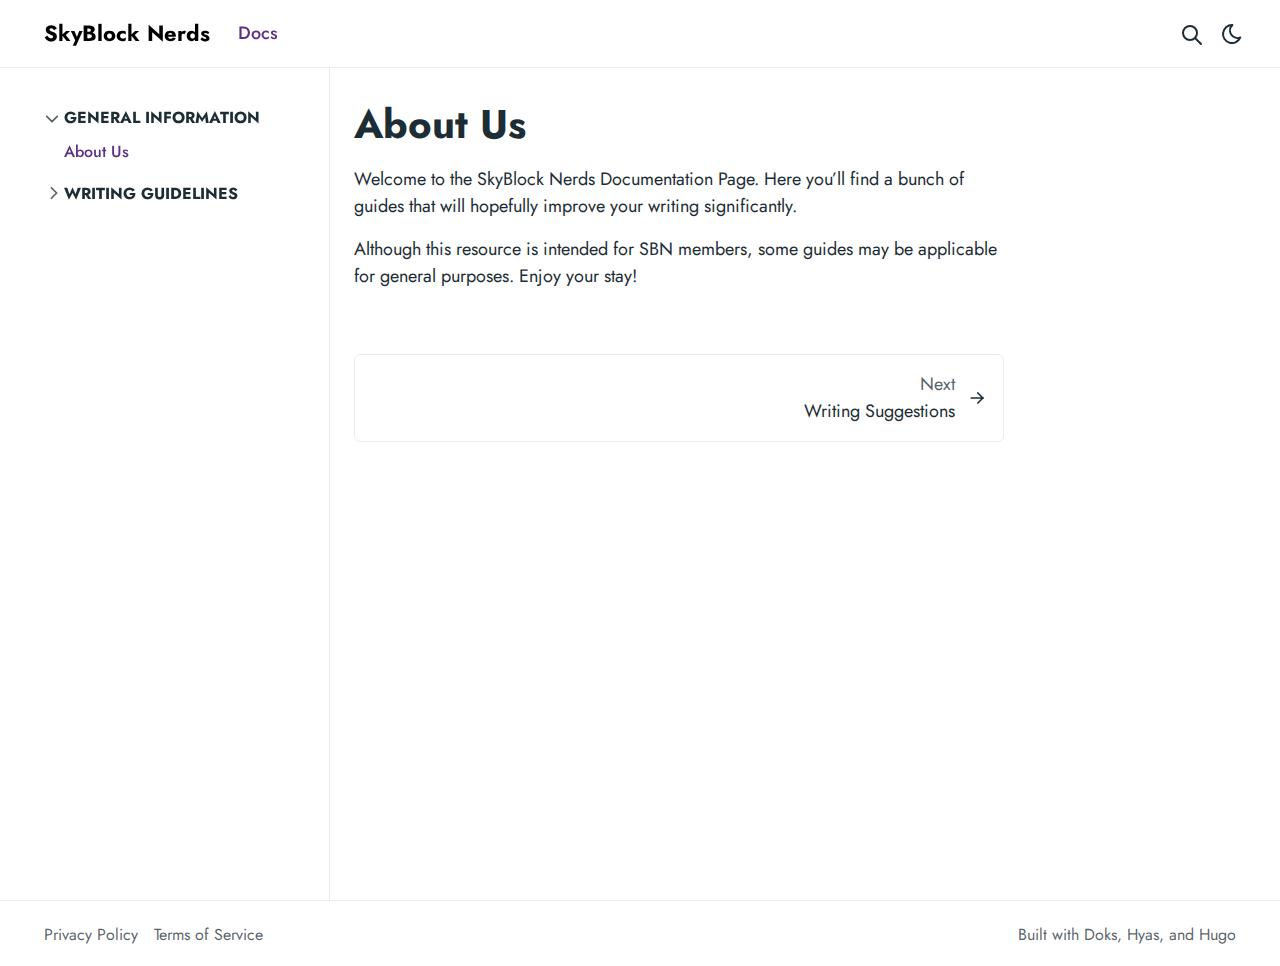
<file: docs/guides/about-us/index.html>
<!doctype html>
<html lang="en" data-bs-theme="auto">
  <head>
  <meta charset="utf-8">
  <meta http-equiv="x-ua-compatible" content="ie=edge">
  <meta name="viewport" content="width=device-width, initial-scale=1"><link rel="preload" href="/fonts/vendor/jost/jost-v4-latin-regular.woff2" as="font" type="font/woff2" crossorigin>
<link rel="preload" href="/fonts/vendor/jost/jost-v4-latin-500.woff2" as="font" type="font/woff2" crossorigin>
<link rel="preload" href="/fonts/vendor/jost/jost-v4-latin-700.woff2" as="font" type="font/woff2" crossorigin>
<script 
  src="/js/color-mode.86a91f050a481d0a3f0c72ac26543cb6228c770875981c58dcbc008fd3f875c8.js"
  integrity="sha256-hqkfBQpIHQo/DHKsJlQ8tiKMdwh1mBxY3LwAj9P4dcg=">
</script>


<link rel="stylesheet" href="/main.21afc0f57bb81de6ad3a9d19d7f33d7f931cfa65c47c5227311e53c64345128e20926332b85942f46cf68ae2f7175850e6f2786148afbc889de566d57852f7f8.css" integrity="sha512-Ia/A9Xu4HeatOp0Z1/M9f5Mc&#43;mXEfFInMR5TxkNFEo4gkmMyuFlC9Gz2iuL3F1hQ5vJ4YUivvIid5WbVeFL3&#43;A==" crossorigin="anonymous">
<noscript><style>img.lazyload { display: none; }</style></noscript>
  <link rel="canonical" href="/docs/guides/about-us/">

<title>About Us | SkyBlock Nerds</title>
	
<meta name="description" content="Guides lead a user through a specific task they want to accomplish, often with a sequence of steps.">


        <link
            rel="icon"
            href="/favicon-16x16.png"
            sizes="16x16"
            type="image/png"
        >
        <link
            rel="icon"
            href="/favicon-32x32.png"
            sizes="32x32"
            type="image/png"
        >
        <link
            rel="icon"
            href="/favicon-150x150.png"
            sizes="150x150"
            type="image/png"
        >
        <link
            rel="apple-touch-icon"
            href="/apple-touch-icon.png"
            sizes="180x180"
            type="image/png"
        >
        <link
            rel="icon"
            href="/favicon-192x192.png"
            sizes="192x192"
            type="image/png"
        >
        <link
            rel="icon"
            href="/favicon-512x512.png"
            sizes="512x512"
            type="image/png"
        >


<link rel="icon" href="/favicon.svg">



<link
    rel="mask-icon"
    href="/mask-icon.svg"
    color="black"
>



<meta property="og:url" content="/docs/guides/about-us/">
  <meta property="og:site_name" content="SkyBlock Nerds">
  <meta property="og:title" content="About Us">
  <meta property="og:description" content="Guides lead a user through a specific task they want to accomplish, often with a sequence of steps.">
  <meta property="og:locale" content="en">
  <meta property="og:type" content="article">
    <meta property="article:section" content="docs">
    <meta property="article:published_time" content="2023-09-07T16:04:48+02:00">
    <meta property="article:modified_time" content="2023-09-07T16:04:48+02:00">
    <meta property="og:image" content="/sbnlogo.gif">

  <meta name="twitter:card" content="summary_large_image">
  <meta name="twitter:image" content="/sbnlogo.gif">
  <meta name="twitter:title" content="About Us">
  <meta name="twitter:description" content="Guides lead a user through a specific task they want to accomplish, often with a sequence of steps.">

    
    
    <script type="application/ld+json">{
   "@context": "https://schema.org",
   "@type": "BreadcrumbList",
   "itemListElement": [
     {
       "@type": "ListItem",
       "item": "/",
       "name": "Sky Block Nerds Documentation",
       "position": 1
     },
     {
       "@type": "ListItem",
       "item": "/docs/",
       "name": "Docs",
       "position": 2
     },
     {
       "@type": "ListItem",
       "item": "/docs/guides/",
       "name": "General Information",
       "position": 3
     },
     {
       "@type": "ListItem",
       "name": "About Us",
       "position": 4
     }
   ]
 }</script>










</head>

  
  <body class="single section docs" data-bs-spy="scroll" data-bs-target="#toc" data-bs-root-margin="0px 0px -60%" data-bs-smooth-scroll="true" tabindex="0">
    <div class="sticky-top">
<header class="navbar navbar-expand-lg">
  <div class="container-lg">
  
    <a class="navbar-brand me-auto me-lg-3" href="/">SkyBlock Nerds</a>

    
    
    <button type="button" id="searchToggleMobile" class="btn btn-link nav-link mx-2 d-lg-none" aria-label="Search website">
      <svg xmlns="http://www.w3.org/2000/svg" class="icon icon-tabler icon-tabler-search" width="24" height="24" viewBox="0 0 24 24" stroke-width="2" stroke="currentColor" fill="none" stroke-linecap="round" stroke-linejoin="round">
        <path stroke="none" d="M0 0h24v24H0z" fill="none"></path>
        <circle cx="10" cy="10" r="7"></circle>
        <line x1="21" y1="21" x2="15" y2="15"></line>
      </svg>
    </button>
    
    <button class="btn btn-link d-lg-none" type="button" data-bs-toggle="offcanvas" data-bs-target="#offcanvasNavSection" aria-controls="offcanvasNavSection" aria-label="Open section navigation menu">
      <svg xmlns="http://www.w3.org/2000/svg" class="icon icon-tabler icon-tabler-dots-vertical" width="24" height="24" viewBox="0 0 24 24" stroke-width="2" stroke="currentColor" fill="none" stroke-linecap="round" stroke-linejoin="round">
        <path stroke="none" d="M0 0h24v24H0z" fill="none"></path>
        <path d="M12 12m-1 0a1 1 0 1 0 2 0a1 1 0 1 0 -2 0"></path>
        <path d="M12 19m-1 0a1 1 0 1 0 2 0a1 1 0 1 0 -2 0"></path>
        <path d="M12 5m-1 0a1 1 0 1 0 2 0a1 1 0 1 0 -2 0"></path>
      </svg>
    </button>
    <div class="offcanvas offcanvas-start d-lg-none" tabindex="-1" id="offcanvasNavSection" aria-labelledby="offcanvasNavSectionLabel">
      <div class="offcanvas-header">
        <h5 class="offcanvas-title" id="offcanvasNavSectionLabel">Docs</h5>
        <button type="button" class="btn btn-link nav-link p-0" data-bs-dismiss="offcanvas" aria-label="Close">
          <svg xmlns="http://www.w3.org/2000/svg" class="icon icon-tabler icon-tabler-x" width="24" height="24" viewBox="0 0 24 24" stroke-width="2" stroke="currentColor" fill="none" stroke-linecap="round" stroke-linejoin="round">
            <path stroke="none" d="M0 0h24v24H0z" fill="none"></path>
            <path d="M18 6l-12 12"></path>
            <path d="M6 6l12 12"></path>
          </svg>
        </button>
      </div>
      <div class="offcanvas-body">
        <aside class="doks-sidebar mt-n3">
          <nav id="doks-docs-nav" aria-label="Tertiary navigation">
            
<ul class="list-unstyled collapsible-sidebar">
  
    
      
      <li class="mb-1">
        <button class="btn btn-toggle align-items-center rounded collapsed" data-bs-toggle="collapse" data-bs-target="#section-bf1c03ecd0d85d824c36b782ed8d19d8" aria-expanded="true">
          General Information
        </button>
        <div class="collapse show" id="section-bf1c03ecd0d85d824c36b782ed8d19d8">
          <ul class="btn-toggle-nav list-unstyled fw-normal pb-1 small">
            
              
                
                <li><a class="docs-link rounded active" href="/docs/guides/about-us/">About Us</a></li>
              
            
          </ul>
        </div>
      </li>
    
      
      <li class="mb-1">
        <button class="btn btn-toggle align-items-center rounded collapsed" data-bs-toggle="collapse" data-bs-target="#section-f023d4f94a77619aa224492200119e85" aria-expanded="false">
          Writing Guidelines
        </button>
        <div class="collapse" id="section-f023d4f94a77619aa224492200119e85">
          <ul class="btn-toggle-nav list-unstyled fw-normal pb-1 small">
            
              
                
                <li><a class="docs-link rounded" href="/docs/writing/writing-suggestions/">Writing Suggestions</a></li>
              
            
              
                
                <li><a class="docs-link rounded" href="/docs/writing/writing-documents/">Writing Documents</a></li>
              
            
              
                
                <li><a class="docs-link rounded" href="/docs/writing/reporting-and-fixing-typos/">Reporting and Fixing Typos</a></li>
              
            
          </ul>
        </div>
      </li>
    
    
  
</ul>

          </nav>
        </aside>
      </div>
    </div>
    
    <button class="btn btn-link nav-link mx-2 order-3 d-lg-none" type="button" data-bs-toggle="offcanvas" data-bs-target="#offcanvasNavMain" aria-controls="offcanvasNavMain" aria-label="Open main navigation menu">
      <svg xmlns="http://www.w3.org/2000/svg" class="icon icon-tabler icon-tabler-menu" width="24" height="24" viewBox="0 0 24 24" stroke-width="2" stroke="currentColor" fill="none" stroke-linecap="round" stroke-linejoin="round">
        <path stroke="none" d="M0 0h24v24H0z" fill="none"></path>
        <line x1="4" y1="8" x2="20" y2="8"></line>
        <line x1="4" y1="16" x2="20" y2="16"></line>
      </svg>
    </button>

    
    <div class="offcanvas offcanvas-end h-auto" tabindex="-1" id="offcanvasNavMain" aria-labelledby="offcanvasNavMainLabel">
      <div class="offcanvas-header">
        <h5 class="offcanvas-title" id="offcanvasNavMainLabel">SkyBlock Nerds</h5>
        <button type="button" class="btn btn-link nav-link p-0" data-bs-dismiss="offcanvas" aria-label="Close">
          <svg xmlns="http://www.w3.org/2000/svg" class="icon icon-tabler icon-tabler-x" width="24" height="24" viewBox="0 0 24 24" stroke-width="2" stroke="currentColor" fill="none" stroke-linecap="round" stroke-linejoin="round">
            <path stroke="none" d="M0 0h24v24H0z" fill="none"></path>
            <path d="M18 6l-12 12"></path>
            <path d="M6 6l12 12"></path>
         </svg>
        </button>
      </div>
      
      <div class="offcanvas-body d-flex flex-column flex-lg-row justify-content-between">
        <ul class="navbar-nav flex-grow-1"><li class="nav-item">
                <a class="nav-link active" href="/docs/guides/about-us/" aria-current="true">Docs</a>
              </li>
            </ul>

        
        
        <button type="button" id="searchToggleDesktop" class="btn btn-link nav-link p-2 d-none d-lg-block" aria-label="Search website">
          <svg xmlns="http://www.w3.org/2000/svg" class="icon icon-tabler icon-tabler-search" width="24" height="24" viewBox="0 0 24 24" stroke-width="2" stroke="currentColor" fill="none" stroke-linecap="round" stroke-linejoin="round">
            <path stroke="none" d="M0 0h24v24H0z" fill="none"></path>
            <circle cx="10" cy="10" r="7"></circle>
            <line x1="21" y1="21" x2="15" y2="15"></line>
          </svg>
        </button>
        
        
        
        <button id="buttonColorMode" class="btn btn-link mx-auto nav-link p-0 ms-lg-2 me-lg-1" type="button" aria-label="Toggle theme">
          <svg data-bs-theme-value="dark" xmlns="http://www.w3.org/2000/svg" class="icon icon-tabler icon-tabler-moon" width="24" height="24" viewBox="0 0 24 24" stroke-width="2" stroke="currentColor" fill="none" stroke-linecap="round" stroke-linejoin="round">
            <path stroke="none" d="M0 0h24v24H0z" fill="none"></path>
            <path d="M12 3c.132 0 .263 0 .393 0a7.5 7.5 0 0 0 7.92 12.446a9 9 0 1 1 -8.313 -12.454z"></path>
          </svg>
          <svg data-bs-theme-value="light" xmlns="http://www.w3.org/2000/svg" class="icon icon-tabler icon-tabler-sun" width="24" height="24" viewBox="0 0 24 24" stroke-width="2" stroke="currentColor" fill="none" stroke-linecap="round" stroke-linejoin="round">
            <path stroke="none" d="M0 0h24v24H0z" fill="none"></path>
            <path d="M12 12m-4 0a4 4 0 1 0 8 0a4 4 0 1 0 -8 0m-5 0h1m8 -9v1m8 8h1m-9 8v1m-6.4 -15.4l.7 .7m12.1 -.7l-.7 .7m0 11.4l.7 .7m-12.1 -.7l-.7 .7"></path>
          </svg>
        </button>
        
        
        </div>
    </div>

    
    </div>
</header>
</div>

<div class="modal" id="searchModal" tabindex="-1" aria-labelledby="searchModalLabel" aria-hidden="true">
  <div class="modal-dialog modal-dialog-scrollable modal-fullscreen-md-down">
    <div class="modal-content">
      <div class="modal-header">
        <h1 class="modal-title fs-5 visually-hidden" id="searchModalLabel">Search</h1>
        <button type="button" class="btn-close visually-hidden" data-bs-dismiss="modal" aria-label="Close"></button>
        <div class="search-input flex-grow-1 d-none">
          <form id="search-form" class="search-form" action="#" method="post" accept-charset="UTF-8" role="search">
            <label for="query" class="visually-hidden">Search</label>
            <div class="d-flex">
              <input type="search" id="query" name="query" class="search-text form-control form-control-lg" placeholder="Search" aria-label="Search" maxlength="128" autocomplete="off">
              <button type="button" class="btn btn-link text-decoration-none px-0 ms-3 d-md-none" data-bs-dismiss="modal" aria-label="Close">Cancel</button>
            </div>
          </form>
        </div>
      </div>
      <div class="modal-body">
        <p class="search-loading status message d-none mt-3 text-center">Loading search index…</p>
        <p class="search-no-recent message d-none mt-3 text-center">No recent searches</p>
        <p class="search-no-results message d-none mt-3 text-center">No results for "<strong><span class="query-no-results">Query here</span></strong>"</p>
        <div id="searchResults" class="search-results"></div>
        <template>
          <article class="search-result list-view">
            <div class="card my-3">
              <div class="card-body">
                <header>
                  <h2 class="h5 title title-submitted mb-0"><a class="stretched-link text-decoration-none text-reset" href="#">Title here</a></h2>
                  <div class="submitted d-none"><time class="created-date">Date here</time></div>
                </header>
                <div class="content">Summary here</div>
              </div>
            </div>
          </article>
        </template>
      </div>
      <div class="modal-footer">
        <ul class="list-inline me-auto d-none d-md-block">
          <li class="list-inline-item"><kbd class="me-2"><svg width="15" height="15" aria-label="Enter key" role="img"><g fill="none" stroke="currentColor" stroke-linecap="round" stroke-linejoin="round" stroke-width="1.2"><path d="M12 3.53088v3c0 1-1 2-2 2H4M7 11.53088l-3-3 3-3"></path></g></svg></kbd><span class="DocSearch-Label">to select</span></li>
          <li class="list-inline-item"><kbd class="me-2"><svg width="15" height="15" aria-label="Arrow down" role="img"><g fill="none" stroke="currentColor" stroke-linecap="round" stroke-linejoin="round" stroke-width="1.2"><path d="M7.5 3.5v8M10.5 8.5l-3 3-3-3"></path></g></svg></kbd><kbd class="me-2"><svg width="15" height="15" aria-label="Arrow up" role="img"><g fill="none" stroke="currentColor" stroke-linecap="round" stroke-linejoin="round" stroke-width="1.2"><path d="M7.5 11.5v-8M10.5 6.5l-3-3-3 3"></path></g></svg></kbd><span class="DocSearch-Label">to navigate</span></li>
          <li class="list-inline-item"><kbd class="me-2"><svg width="15" height="15" aria-label="Escape key" role="img"><g fill="none" stroke="currentColor" stroke-linecap="round" stroke-linejoin="round" stroke-width="1.2"><path d="M13.6167 8.936c-.1065.3583-.6883.962-1.4875.962-.7993 0-1.653-.9165-1.653-2.1258v-.5678c0-1.2548.7896-2.1016 1.653-2.1016.8634 0 1.3601.4778 1.4875 1.0724M9 6c-.1352-.4735-.7506-.9219-1.46-.8972-.7092.0246-1.344.57-1.344 1.2166s.4198.8812 1.3445.9805C8.465 7.3992 8.968 7.9337 9 8.5c.032.5663-.454 1.398-1.4595 1.398C6.6593 9.898 6 9 5.963 8.4851m-1.4748.5368c-.2635.5941-.8099.876-1.5443.876s-1.7073-.6248-1.7073-2.204v-.4603c0-1.0416.721-2.131 1.7073-2.131.9864 0 1.6425 1.031 1.5443 2.2492h-2.956"></path></g></svg></kbd><span class="DocSearch-Label">to close</span></li>
        </ul>
        <p class="d-md-none">Search by <a class="text-decoration-none" href="https://github.com/nextapps-de/flexsearch">FlexSearch</a></p>
      </div>
    </div>
  </div>
</div>


    <div class="wrap container-lg" role="document">
      <div class="content">
      
        
	<div class="row flex-xl-nowrap">
		<div class="col-lg-5 col-xl-4 docs-sidebar d-none d-lg-block">
			<nav class="docs-links" aria-label="Main navigation">
				
<ul class="list-unstyled collapsible-sidebar">
  
    
      
      <li class="mb-1">
        <button class="btn btn-toggle align-items-center rounded collapsed" data-bs-toggle="collapse" data-bs-target="#section-bf1c03ecd0d85d824c36b782ed8d19d8" aria-expanded="true">
          General Information
        </button>
        <div class="collapse show" id="section-bf1c03ecd0d85d824c36b782ed8d19d8">
          <ul class="btn-toggle-nav list-unstyled fw-normal pb-1 small">
            
              
                
                <li><a class="docs-link rounded active" href="/docs/guides/about-us/">About Us</a></li>
              
            
          </ul>
        </div>
      </li>
    
      
      <li class="mb-1">
        <button class="btn btn-toggle align-items-center rounded collapsed" data-bs-toggle="collapse" data-bs-target="#section-f023d4f94a77619aa224492200119e85" aria-expanded="false">
          Writing Guidelines
        </button>
        <div class="collapse" id="section-f023d4f94a77619aa224492200119e85">
          <ul class="btn-toggle-nav list-unstyled fw-normal pb-1 small">
            
              
                
                <li><a class="docs-link rounded" href="/docs/writing/writing-suggestions/">Writing Suggestions</a></li>
              
            
              
                
                <li><a class="docs-link rounded" href="/docs/writing/writing-documents/">Writing Documents</a></li>
              
            
              
                
                <li><a class="docs-link rounded" href="/docs/writing/reporting-and-fixing-typos/">Reporting and Fixing Typos</a></li>
              
            
          </ul>
        </div>
      </li>
    
    
  
</ul>

			</nav>
		</div>
		
		<nav class="docs-toc d-none d-xl-block col-xl-3" aria-label="Secondary navigation">
			<div class="page-links">
  
</div>

		</nav>
		<main class="docs-content col-lg-11 col-xl-9">
		
			<h1>About Us</h1>
			
			<nav class="toc-mobile d-xl-none" aria-label="Quaternary navigation">
				
			</nav>
			<p>Welcome to the SkyBlock Nerds Documentation Page. Here you&rsquo;ll find a bunch of guides that will hopefully improve your writing significantly.</p>
<p>Although this resource is intended for SBN members, some guides may be applicable for general purposes. Enjoy your stay!</p>

			<div class="page-footer-meta d-flex flex-column flex-md-row justify-content-between">
				</div>
			<div class="page-nav d-flex flex-column flex-sm-row">
	
	<div class="card text-end w-100">
			<div class="card-body d-flex justify-content-end">
				<div class="d-flex flex-column">
					<div class="text-body-secondary">Next</div>
					<a href="/docs/writing/writing-suggestions/" class="stretched-link text-reset text-decoration-none">Writing Suggestions</a>
				</div>
				<div class="d-flex flex-column justify-content-center">
					<svg xmlns="http://www.w3.org/2000/svg" class="icon icon-tabler icon-tabler-arrow-right" width="20" height="20" viewBox="0 0 24 24" stroke-width="2" stroke="currentColor" fill="none" stroke-linecap="round" stroke-linejoin="round">
						<path stroke="none" d="M0 0h24v24H0z" fill="none"></path>
						<path d="M5 12l14 0"></path>
						<path d="M13 18l6 -6"></path>
						<path d="M13 6l6 6"></path>
					</svg>
				</div>
			</div>
		</div>
	</div>

			
		</main>
		
	</div>

      
      </div>
    </div>
    
    
    <footer class="footer text-muted">
  <div class="container-lg">
    <div class="row">
      <div class="col-lg-8 text-center text-lg-start">
        <ul class="list-inline">
          <li class="list-inline-item"><a class="text-muted" href="/privacy/">Privacy Policy</a></li><li class="list-inline-item"><a class="text-muted" href="/terms/">Terms of Service</a></li>
        </ul>
      </div>
      <div class="col-lg-8 text-center text-lg-end">
        <ul class="list-inline">
          <li class="list-inline-item">Built with <a class="text-muted" href="https://getdoks.org/">Doks</a>, <a class="text-muted" href="https://gethyas.com/">Hyas</a>, and <a class="text-muted" href="https://gohugo.io/">Hugo</a></li>
        </ul>
      </div>
    </div>
  </div>
</footer>

    

<script async
  src="/js/app.47b84f3b640408af6efe7bf4add1a36f5b9c6227fbae7b8bcdf0c9ce42fefc54.js"
  integrity="sha256-R7hPO2QECK9u/nv0rdGjb1ucYif7rnuLzfDJzkL&#43;/FQ=">
</script>





<script async
  src="/js/flexsearch.a5cbebb286c8e3ad83a5f868a28956b48935760d41fd2eb909811a4304ef623f.js"
  integrity="sha256-pcvrsobI462DpfhooolWtIk1dg1B/S65CYEaQwTvYj8=">
</script>
<script async
  src="/js/search-modal.9fa0dce86eb932cdef0d4996527949c9832080f5b651b23e00da2b2ea1d8a5c7.js"
  integrity="sha256-n6Dc6G65Ms3vDUmWUnlJyYMggPW2UbI&#43;ANorLqHYpcc=">
</script>

    
  </body>
</html>
</file>
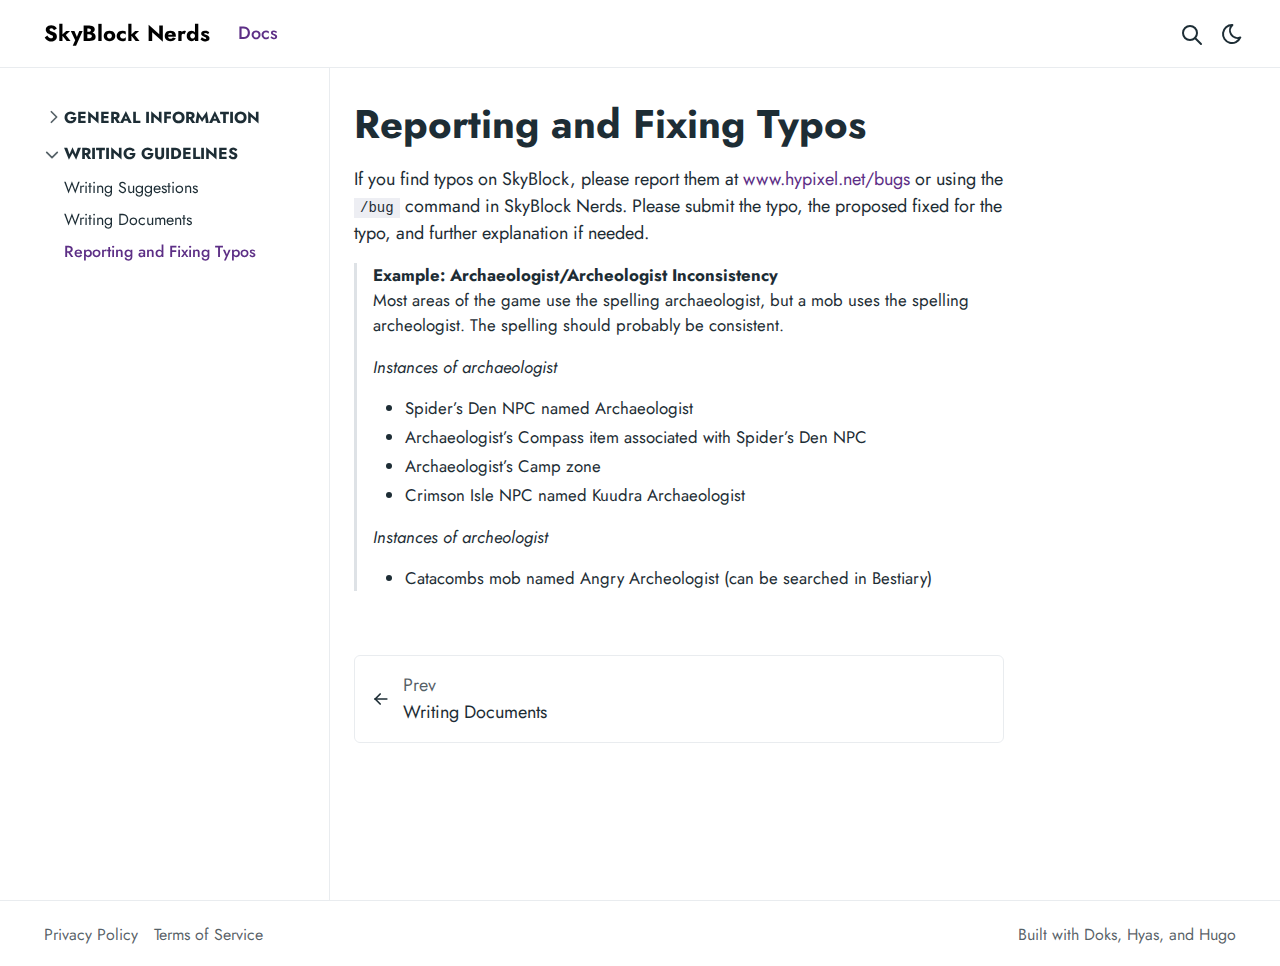
<file: docs/writing/reporting-and-fixing-typos/index.html>
<!doctype html>
<html lang="en" data-bs-theme="auto">
  <head>
  <meta charset="utf-8">
  <meta http-equiv="x-ua-compatible" content="ie=edge">
  <meta name="viewport" content="width=device-width, initial-scale=1"><link rel="preload" href="/fonts/vendor/jost/jost-v4-latin-regular.woff2" as="font" type="font/woff2" crossorigin>
<link rel="preload" href="/fonts/vendor/jost/jost-v4-latin-500.woff2" as="font" type="font/woff2" crossorigin>
<link rel="preload" href="/fonts/vendor/jost/jost-v4-latin-700.woff2" as="font" type="font/woff2" crossorigin>
<script 
  src="/js/color-mode.86a91f050a481d0a3f0c72ac26543cb6228c770875981c58dcbc008fd3f875c8.js"
  integrity="sha256-hqkfBQpIHQo/DHKsJlQ8tiKMdwh1mBxY3LwAj9P4dcg=">
</script>


<link rel="stylesheet" href="/main.21afc0f57bb81de6ad3a9d19d7f33d7f931cfa65c47c5227311e53c64345128e20926332b85942f46cf68ae2f7175850e6f2786148afbc889de566d57852f7f8.css" integrity="sha512-Ia/A9Xu4HeatOp0Z1/M9f5Mc&#43;mXEfFInMR5TxkNFEo4gkmMyuFlC9Gz2iuL3F1hQ5vJ4YUivvIid5WbVeFL3&#43;A==" crossorigin="anonymous">
<noscript><style>img.lazyload { display: none; }</style></noscript>
  <link rel="canonical" href="/docs/writing/reporting-and-fixing-typos/">

<title>Reporting and Fixing Typos | SkyBlock Nerds</title>
	
<meta name="description" content="Guide on reporting typos for Hypixel SkyBlock">


        <link
            rel="icon"
            href="/favicon-16x16.png"
            sizes="16x16"
            type="image/png"
        >
        <link
            rel="icon"
            href="/favicon-32x32.png"
            sizes="32x32"
            type="image/png"
        >
        <link
            rel="icon"
            href="/favicon-150x150.png"
            sizes="150x150"
            type="image/png"
        >
        <link
            rel="apple-touch-icon"
            href="/apple-touch-icon.png"
            sizes="180x180"
            type="image/png"
        >
        <link
            rel="icon"
            href="/favicon-192x192.png"
            sizes="192x192"
            type="image/png"
        >
        <link
            rel="icon"
            href="/favicon-512x512.png"
            sizes="512x512"
            type="image/png"
        >


<link rel="icon" href="/favicon.svg">



<link
    rel="mask-icon"
    href="/mask-icon.svg"
    color="black"
>



<meta property="og:url" content="/docs/writing/reporting-and-fixing-typos/">
  <meta property="og:site_name" content="SkyBlock Nerds">
  <meta property="og:title" content="Reporting and Fixing Typos">
  <meta property="og:description" content="Guide on reporting typos for Hypixel SkyBlock">
  <meta property="og:locale" content="en">
  <meta property="og:type" content="article">
    <meta property="article:section" content="docs">
    <meta property="article:published_time" content="2023-12-25T16:13:18+02:00">
    <meta property="article:modified_time" content="2023-12-25T16:13:18+02:00">
    <meta property="og:image" content="/sbnlogo.gif">

  <meta name="twitter:card" content="summary_large_image">
  <meta name="twitter:image" content="/sbnlogo.gif">
  <meta name="twitter:title" content="Reporting and Fixing Typos">
  <meta name="twitter:description" content="Guide on reporting typos for Hypixel SkyBlock">

    
    
    <script type="application/ld+json">{
   "@context": "https://schema.org",
   "@type": "BreadcrumbList",
   "itemListElement": [
     {
       "@type": "ListItem",
       "item": "/",
       "name": "Sky Block Nerds Documentation",
       "position": 1
     },
     {
       "@type": "ListItem",
       "item": "/docs/",
       "name": "Docs",
       "position": 2
     },
     {
       "@type": "ListItem",
       "item": "/docs/writing/",
       "name": "Writing Guidelines",
       "position": 3
     },
     {
       "@type": "ListItem",
       "name": "Reporting and Fixing Typos",
       "position": 4
     }
   ]
 }</script>










</head>

  
  <body class="single section docs" data-bs-spy="scroll" data-bs-target="#toc" data-bs-root-margin="0px 0px -60%" data-bs-smooth-scroll="true" tabindex="0">
    <div class="sticky-top">
<header class="navbar navbar-expand-lg">
  <div class="container-lg">
  
    <a class="navbar-brand me-auto me-lg-3" href="/">SkyBlock Nerds</a>

    
    
    <button type="button" id="searchToggleMobile" class="btn btn-link nav-link mx-2 d-lg-none" aria-label="Search website">
      <svg xmlns="http://www.w3.org/2000/svg" class="icon icon-tabler icon-tabler-search" width="24" height="24" viewBox="0 0 24 24" stroke-width="2" stroke="currentColor" fill="none" stroke-linecap="round" stroke-linejoin="round">
        <path stroke="none" d="M0 0h24v24H0z" fill="none"></path>
        <circle cx="10" cy="10" r="7"></circle>
        <line x1="21" y1="21" x2="15" y2="15"></line>
      </svg>
    </button>
    
    <button class="btn btn-link d-lg-none" type="button" data-bs-toggle="offcanvas" data-bs-target="#offcanvasNavSection" aria-controls="offcanvasNavSection" aria-label="Open section navigation menu">
      <svg xmlns="http://www.w3.org/2000/svg" class="icon icon-tabler icon-tabler-dots-vertical" width="24" height="24" viewBox="0 0 24 24" stroke-width="2" stroke="currentColor" fill="none" stroke-linecap="round" stroke-linejoin="round">
        <path stroke="none" d="M0 0h24v24H0z" fill="none"></path>
        <path d="M12 12m-1 0a1 1 0 1 0 2 0a1 1 0 1 0 -2 0"></path>
        <path d="M12 19m-1 0a1 1 0 1 0 2 0a1 1 0 1 0 -2 0"></path>
        <path d="M12 5m-1 0a1 1 0 1 0 2 0a1 1 0 1 0 -2 0"></path>
      </svg>
    </button>
    <div class="offcanvas offcanvas-start d-lg-none" tabindex="-1" id="offcanvasNavSection" aria-labelledby="offcanvasNavSectionLabel">
      <div class="offcanvas-header">
        <h5 class="offcanvas-title" id="offcanvasNavSectionLabel">Docs</h5>
        <button type="button" class="btn btn-link nav-link p-0" data-bs-dismiss="offcanvas" aria-label="Close">
          <svg xmlns="http://www.w3.org/2000/svg" class="icon icon-tabler icon-tabler-x" width="24" height="24" viewBox="0 0 24 24" stroke-width="2" stroke="currentColor" fill="none" stroke-linecap="round" stroke-linejoin="round">
            <path stroke="none" d="M0 0h24v24H0z" fill="none"></path>
            <path d="M18 6l-12 12"></path>
            <path d="M6 6l12 12"></path>
          </svg>
        </button>
      </div>
      <div class="offcanvas-body">
        <aside class="doks-sidebar mt-n3">
          <nav id="doks-docs-nav" aria-label="Tertiary navigation">
            
<ul class="list-unstyled collapsible-sidebar">
  
    
      
      <li class="mb-1">
        <button class="btn btn-toggle align-items-center rounded collapsed" data-bs-toggle="collapse" data-bs-target="#section-bf1c03ecd0d85d824c36b782ed8d19d8" aria-expanded="false">
          General Information
        </button>
        <div class="collapse" id="section-bf1c03ecd0d85d824c36b782ed8d19d8">
          <ul class="btn-toggle-nav list-unstyled fw-normal pb-1 small">
            
              
                
                <li><a class="docs-link rounded" href="/docs/guides/about-us/">About Us</a></li>
              
            
          </ul>
        </div>
      </li>
    
      
      <li class="mb-1">
        <button class="btn btn-toggle align-items-center rounded collapsed" data-bs-toggle="collapse" data-bs-target="#section-f023d4f94a77619aa224492200119e85" aria-expanded="true">
          Writing Guidelines
        </button>
        <div class="collapse show" id="section-f023d4f94a77619aa224492200119e85">
          <ul class="btn-toggle-nav list-unstyled fw-normal pb-1 small">
            
              
                
                <li><a class="docs-link rounded" href="/docs/writing/writing-suggestions/">Writing Suggestions</a></li>
              
            
              
                
                <li><a class="docs-link rounded" href="/docs/writing/writing-documents/">Writing Documents</a></li>
              
            
              
                
                <li><a class="docs-link rounded active" href="/docs/writing/reporting-and-fixing-typos/">Reporting and Fixing Typos</a></li>
              
            
          </ul>
        </div>
      </li>
    
    
  
</ul>

          </nav>
        </aside>
      </div>
    </div>
    
    <button class="btn btn-link nav-link mx-2 order-3 d-lg-none" type="button" data-bs-toggle="offcanvas" data-bs-target="#offcanvasNavMain" aria-controls="offcanvasNavMain" aria-label="Open main navigation menu">
      <svg xmlns="http://www.w3.org/2000/svg" class="icon icon-tabler icon-tabler-menu" width="24" height="24" viewBox="0 0 24 24" stroke-width="2" stroke="currentColor" fill="none" stroke-linecap="round" stroke-linejoin="round">
        <path stroke="none" d="M0 0h24v24H0z" fill="none"></path>
        <line x1="4" y1="8" x2="20" y2="8"></line>
        <line x1="4" y1="16" x2="20" y2="16"></line>
      </svg>
    </button>

    
    <div class="offcanvas offcanvas-end h-auto" tabindex="-1" id="offcanvasNavMain" aria-labelledby="offcanvasNavMainLabel">
      <div class="offcanvas-header">
        <h5 class="offcanvas-title" id="offcanvasNavMainLabel">SkyBlock Nerds</h5>
        <button type="button" class="btn btn-link nav-link p-0" data-bs-dismiss="offcanvas" aria-label="Close">
          <svg xmlns="http://www.w3.org/2000/svg" class="icon icon-tabler icon-tabler-x" width="24" height="24" viewBox="0 0 24 24" stroke-width="2" stroke="currentColor" fill="none" stroke-linecap="round" stroke-linejoin="round">
            <path stroke="none" d="M0 0h24v24H0z" fill="none"></path>
            <path d="M18 6l-12 12"></path>
            <path d="M6 6l12 12"></path>
         </svg>
        </button>
      </div>
      
      <div class="offcanvas-body d-flex flex-column flex-lg-row justify-content-between">
        <ul class="navbar-nav flex-grow-1"><li class="nav-item">
                <a class="nav-link active" href="/docs/guides/about-us/" aria-current="true">Docs</a>
              </li>
            </ul>

        
        
        <button type="button" id="searchToggleDesktop" class="btn btn-link nav-link p-2 d-none d-lg-block" aria-label="Search website">
          <svg xmlns="http://www.w3.org/2000/svg" class="icon icon-tabler icon-tabler-search" width="24" height="24" viewBox="0 0 24 24" stroke-width="2" stroke="currentColor" fill="none" stroke-linecap="round" stroke-linejoin="round">
            <path stroke="none" d="M0 0h24v24H0z" fill="none"></path>
            <circle cx="10" cy="10" r="7"></circle>
            <line x1="21" y1="21" x2="15" y2="15"></line>
          </svg>
        </button>
        
        
        
        <button id="buttonColorMode" class="btn btn-link mx-auto nav-link p-0 ms-lg-2 me-lg-1" type="button" aria-label="Toggle theme">
          <svg data-bs-theme-value="dark" xmlns="http://www.w3.org/2000/svg" class="icon icon-tabler icon-tabler-moon" width="24" height="24" viewBox="0 0 24 24" stroke-width="2" stroke="currentColor" fill="none" stroke-linecap="round" stroke-linejoin="round">
            <path stroke="none" d="M0 0h24v24H0z" fill="none"></path>
            <path d="M12 3c.132 0 .263 0 .393 0a7.5 7.5 0 0 0 7.92 12.446a9 9 0 1 1 -8.313 -12.454z"></path>
          </svg>
          <svg data-bs-theme-value="light" xmlns="http://www.w3.org/2000/svg" class="icon icon-tabler icon-tabler-sun" width="24" height="24" viewBox="0 0 24 24" stroke-width="2" stroke="currentColor" fill="none" stroke-linecap="round" stroke-linejoin="round">
            <path stroke="none" d="M0 0h24v24H0z" fill="none"></path>
            <path d="M12 12m-4 0a4 4 0 1 0 8 0a4 4 0 1 0 -8 0m-5 0h1m8 -9v1m8 8h1m-9 8v1m-6.4 -15.4l.7 .7m12.1 -.7l-.7 .7m0 11.4l.7 .7m-12.1 -.7l-.7 .7"></path>
          </svg>
        </button>
        
        
        </div>
    </div>

    
    </div>
</header>
</div>

<div class="modal" id="searchModal" tabindex="-1" aria-labelledby="searchModalLabel" aria-hidden="true">
  <div class="modal-dialog modal-dialog-scrollable modal-fullscreen-md-down">
    <div class="modal-content">
      <div class="modal-header">
        <h1 class="modal-title fs-5 visually-hidden" id="searchModalLabel">Search</h1>
        <button type="button" class="btn-close visually-hidden" data-bs-dismiss="modal" aria-label="Close"></button>
        <div class="search-input flex-grow-1 d-none">
          <form id="search-form" class="search-form" action="#" method="post" accept-charset="UTF-8" role="search">
            <label for="query" class="visually-hidden">Search</label>
            <div class="d-flex">
              <input type="search" id="query" name="query" class="search-text form-control form-control-lg" placeholder="Search" aria-label="Search" maxlength="128" autocomplete="off">
              <button type="button" class="btn btn-link text-decoration-none px-0 ms-3 d-md-none" data-bs-dismiss="modal" aria-label="Close">Cancel</button>
            </div>
          </form>
        </div>
      </div>
      <div class="modal-body">
        <p class="search-loading status message d-none mt-3 text-center">Loading search index…</p>
        <p class="search-no-recent message d-none mt-3 text-center">No recent searches</p>
        <p class="search-no-results message d-none mt-3 text-center">No results for "<strong><span class="query-no-results">Query here</span></strong>"</p>
        <div id="searchResults" class="search-results"></div>
        <template>
          <article class="search-result list-view">
            <div class="card my-3">
              <div class="card-body">
                <header>
                  <h2 class="h5 title title-submitted mb-0"><a class="stretched-link text-decoration-none text-reset" href="#">Title here</a></h2>
                  <div class="submitted d-none"><time class="created-date">Date here</time></div>
                </header>
                <div class="content">Summary here</div>
              </div>
            </div>
          </article>
        </template>
      </div>
      <div class="modal-footer">
        <ul class="list-inline me-auto d-none d-md-block">
          <li class="list-inline-item"><kbd class="me-2"><svg width="15" height="15" aria-label="Enter key" role="img"><g fill="none" stroke="currentColor" stroke-linecap="round" stroke-linejoin="round" stroke-width="1.2"><path d="M12 3.53088v3c0 1-1 2-2 2H4M7 11.53088l-3-3 3-3"></path></g></svg></kbd><span class="DocSearch-Label">to select</span></li>
          <li class="list-inline-item"><kbd class="me-2"><svg width="15" height="15" aria-label="Arrow down" role="img"><g fill="none" stroke="currentColor" stroke-linecap="round" stroke-linejoin="round" stroke-width="1.2"><path d="M7.5 3.5v8M10.5 8.5l-3 3-3-3"></path></g></svg></kbd><kbd class="me-2"><svg width="15" height="15" aria-label="Arrow up" role="img"><g fill="none" stroke="currentColor" stroke-linecap="round" stroke-linejoin="round" stroke-width="1.2"><path d="M7.5 11.5v-8M10.5 6.5l-3-3-3 3"></path></g></svg></kbd><span class="DocSearch-Label">to navigate</span></li>
          <li class="list-inline-item"><kbd class="me-2"><svg width="15" height="15" aria-label="Escape key" role="img"><g fill="none" stroke="currentColor" stroke-linecap="round" stroke-linejoin="round" stroke-width="1.2"><path d="M13.6167 8.936c-.1065.3583-.6883.962-1.4875.962-.7993 0-1.653-.9165-1.653-2.1258v-.5678c0-1.2548.7896-2.1016 1.653-2.1016.8634 0 1.3601.4778 1.4875 1.0724M9 6c-.1352-.4735-.7506-.9219-1.46-.8972-.7092.0246-1.344.57-1.344 1.2166s.4198.8812 1.3445.9805C8.465 7.3992 8.968 7.9337 9 8.5c.032.5663-.454 1.398-1.4595 1.398C6.6593 9.898 6 9 5.963 8.4851m-1.4748.5368c-.2635.5941-.8099.876-1.5443.876s-1.7073-.6248-1.7073-2.204v-.4603c0-1.0416.721-2.131 1.7073-2.131.9864 0 1.6425 1.031 1.5443 2.2492h-2.956"></path></g></svg></kbd><span class="DocSearch-Label">to close</span></li>
        </ul>
        <p class="d-md-none">Search by <a class="text-decoration-none" href="https://github.com/nextapps-de/flexsearch">FlexSearch</a></p>
      </div>
    </div>
  </div>
</div>


    <div class="wrap container-lg" role="document">
      <div class="content">
      
        
	<div class="row flex-xl-nowrap">
		<div class="col-lg-5 col-xl-4 docs-sidebar d-none d-lg-block">
			<nav class="docs-links" aria-label="Main navigation">
				
<ul class="list-unstyled collapsible-sidebar">
  
    
      
      <li class="mb-1">
        <button class="btn btn-toggle align-items-center rounded collapsed" data-bs-toggle="collapse" data-bs-target="#section-bf1c03ecd0d85d824c36b782ed8d19d8" aria-expanded="false">
          General Information
        </button>
        <div class="collapse" id="section-bf1c03ecd0d85d824c36b782ed8d19d8">
          <ul class="btn-toggle-nav list-unstyled fw-normal pb-1 small">
            
              
                
                <li><a class="docs-link rounded" href="/docs/guides/about-us/">About Us</a></li>
              
            
          </ul>
        </div>
      </li>
    
      
      <li class="mb-1">
        <button class="btn btn-toggle align-items-center rounded collapsed" data-bs-toggle="collapse" data-bs-target="#section-f023d4f94a77619aa224492200119e85" aria-expanded="true">
          Writing Guidelines
        </button>
        <div class="collapse show" id="section-f023d4f94a77619aa224492200119e85">
          <ul class="btn-toggle-nav list-unstyled fw-normal pb-1 small">
            
              
                
                <li><a class="docs-link rounded" href="/docs/writing/writing-suggestions/">Writing Suggestions</a></li>
              
            
              
                
                <li><a class="docs-link rounded" href="/docs/writing/writing-documents/">Writing Documents</a></li>
              
            
              
                
                <li><a class="docs-link rounded active" href="/docs/writing/reporting-and-fixing-typos/">Reporting and Fixing Typos</a></li>
              
            
          </ul>
        </div>
      </li>
    
    
  
</ul>

			</nav>
		</div>
		
		<nav class="docs-toc d-none d-xl-block col-xl-3" aria-label="Secondary navigation">
			<div class="page-links">
  
</div>

		</nav>
		<main class="docs-content col-lg-11 col-xl-9">
		
			<h1>Reporting and Fixing Typos</h1>
			
			<nav class="toc-mobile d-xl-none" aria-label="Quaternary navigation">
				
			</nav>
			<p>If you find typos on SkyBlock, please report them at <a href="https://www.hypixel.net/bugs">www.hypixel.net/bugs</a> or using the <code>/bug</code> command in SkyBlock Nerds. Please submit the typo, the proposed fixed for the typo, and further explanation if needed.</p>
<blockquote>
<p><strong>Example: Archaeologist/Archeologist Inconsistency</strong><br>
Most areas of the game use the spelling archaeologist, but a mob uses the spelling archeologist. The spelling should probably be consistent.</p>
<p><em>Instances of archaeologist</em></p>
<ul>
<li>Spider&rsquo;s Den NPC named Archaeologist</li>
<li>Archaeologist&rsquo;s Compass item associated with Spider&rsquo;s Den NPC</li>
<li>Archaeologist&rsquo;s Camp zone</li>
<li>Crimson Isle NPC named Kuudra Archaeologist</li>
</ul>
<p><em>Instances of archeologist</em></p>
<ul>
<li>Catacombs mob named Angry Archeologist (can be searched in Bestiary)</li>
</ul>
</blockquote>

			<div class="page-footer-meta d-flex flex-column flex-md-row justify-content-between">
				</div>
			<div class="page-nav d-flex flex-column flex-sm-row">
	
	<div class="card w-100">
			<div class="card-body d-flex">
				<div class="d-flex flex-column justify-content-center">
					<svg xmlns="http://www.w3.org/2000/svg" class="icon icon-tabler icon-tabler-arrow-left" width="20" height="20" viewBox="0 0 24 24" stroke-width="2" stroke="currentColor" fill="none" stroke-linecap="round" stroke-linejoin="round">
						<path stroke="none" d="M0 0h24v24H0z" fill="none"></path>
						<path d="M5 12l14 0"></path>
						<path d="M5 12l6 6"></path>
						<path d="M5 12l6 -6"></path>
				 	</svg>
				</div>
				<div class="d-flex flex-column">
					<div class="text-body-secondary">Prev</div>
					<a href="/docs/writing/writing-documents/" class="stretched-link text-reset text-decoration-none">Writing Documents</a>
				</div>
			</div>
		</div>
	</div>

			
		</main>
		
	</div>

      
      </div>
    </div>
    
    
    <footer class="footer text-muted">
  <div class="container-lg">
    <div class="row">
      <div class="col-lg-8 text-center text-lg-start">
        <ul class="list-inline">
          <li class="list-inline-item"><a class="text-muted" href="/privacy/">Privacy Policy</a></li><li class="list-inline-item"><a class="text-muted" href="/terms/">Terms of Service</a></li>
        </ul>
      </div>
      <div class="col-lg-8 text-center text-lg-end">
        <ul class="list-inline">
          <li class="list-inline-item">Built with <a class="text-muted" href="https://getdoks.org/">Doks</a>, <a class="text-muted" href="https://gethyas.com/">Hyas</a>, and <a class="text-muted" href="https://gohugo.io/">Hugo</a></li>
        </ul>
      </div>
    </div>
  </div>
</footer>

    

<script async
  src="/js/app.47b84f3b640408af6efe7bf4add1a36f5b9c6227fbae7b8bcdf0c9ce42fefc54.js"
  integrity="sha256-R7hPO2QECK9u/nv0rdGjb1ucYif7rnuLzfDJzkL&#43;/FQ=">
</script>





<script async
  src="/js/flexsearch.a5cbebb286c8e3ad83a5f868a28956b48935760d41fd2eb909811a4304ef623f.js"
  integrity="sha256-pcvrsobI462DpfhooolWtIk1dg1B/S65CYEaQwTvYj8=">
</script>
<script async
  src="/js/search-modal.9fa0dce86eb932cdef0d4996527949c9832080f5b651b23e00da2b2ea1d8a5c7.js"
  integrity="sha256-n6Dc6G65Ms3vDUmWUnlJyYMggPW2UbI&#43;ANorLqHYpcc=">
</script>

    
  </body>
</html>
</file>
<file: main.21afc0f57bb81de6ad3a9d19d7f33d7f931cfa65c47c5227311e53c64345128e20926332b85942f46cf68ae2f7175850e6f2786148afbc889de566d57852f7f8.css>
:root[data-bs-theme=light],[data-bs-theme=light] ::backdrop{--sl-color-white: hsl(224, 10%, 10%);--sl-color-gray-1: hsl(224, 14%, 16%);--sl-color-gray-2: hsl(224, 10%, 23%);--sl-color-gray-3: hsl(224, 7%, 36%);--sl-color-gray-4: hsl(224, 6%, 56%);--sl-color-gray-5: hsl(224, 6%, 77%);--sl-color-gray-6: hsl(224, 20%, 94%);--sl-color-gray-7: hsl(224, 19%, 97%);--sl-color-black: hsl(0, 0%, 100%)}:root,::backdrop{--sl-color-white: hsl(0, 0%, 100%);--sl-color-gray-1: hsl(224, 20%, 94%);--sl-color-gray-2: hsl(224, 6%, 77%);--sl-color-gray-3: hsl(224, 6%, 56%);--sl-color-gray-4: hsl(224, 7%, 36%);--sl-color-gray-5: hsl(224, 10%, 23%);--sl-color-gray-6: hsl(224, 14%, 16%);--sl-color-black: hsl(224, 10%, 10%);--sl-hue-orange: 41;--sl-color-orange-low: hsl(var(--sl-hue-orange), 39%, 22%);--sl-color-orange: hsl(var(--sl-hue-orange), 82%, 63%);--sl-color-orange-high: hsl(var(--sl-hue-orange), 82%, 87%);--sl-hue-green: 101;--sl-color-green-low: hsl(var(--sl-hue-green), 39%, 22%);--sl-color-green: hsl(var(--sl-hue-green), 82%, 63%);--sl-color-green-high: hsl(var(--sl-hue-green), 82%, 80%);--sl-hue-blue: 234;--sl-color-blue-low: hsl(var(--sl-hue-blue), 54%, 20%);--sl-color-blue: hsl(var(--sl-hue-blue), 100%, 60%);--sl-color-blue-high: hsl(var(--sl-hue-blue), 100%, 87%);--sl-hue-purple: 281;--sl-color-purple-low: hsl(var(--sl-hue-purple), 39%, 22%);--sl-color-purple: hsl(var(--sl-hue-purple), 82%, 63%);--sl-color-purple-high: hsl(var(--sl-hue-purple), 82%, 89%);--sl-hue-red: 339;--sl-color-red-low: hsl(var(--sl-hue-red), 39%, 22%);--sl-color-red: hsl(var(--sl-hue-red), 82%, 63%);--sl-color-red-high: hsl(var(--sl-hue-red), 82%, 87%);--sl-color-accent-low: hsl(224, 54%, 20%);--sl-color-accent: hsl(224, 100%, 60%);--sl-color-accent-high: hsl(224, 100%, 85%);--sl-color-text: var(--sl-color-gray-2);--sl-color-text-accent: var(--sl-color-accent-high);--sl-color-text-invert: var(--sl-color-accent-low);--sl-color-bg: var(--sl-color-black);--sl-color-bg-nav: var(--sl-color-gray-6);--sl-color-bg-sidebar: var(--sl-color-gray-6);--sl-color-bg-inline-code: var(--sl-color-gray-5);--sl-color-hairline-light: var(--sl-color-gray-5);--sl-color-hairline: var(--sl-color-gray-6);--sl-color-hairline-shade: var(--sl-color-black);--sl-color-backdrop-overlay: hsla(223, 13%, 10%, .66);--sl-shadow-sm: 0px 1px 1px hsla(0, 0%, 0%, .12), 0px 2px 1px hsla(0, 0%, 0%, .24);--sl-shadow-md: 0px 8px 4px hsla(0, 0%, 0%, .08), 0px 5px 2px hsla(0, 0%, 0%, .08), 0px 3px 2px hsla(0, 0%, 0%, .12), 0px 1px 1px hsla(0, 0%, 0%, .15);--sl-shadow-lg: 0px 25px 7px hsla(0, 0%, 0%, .03), 0px 16px 6px hsla(0, 0%, 0%, .1), 0px 9px 5px hsla(223, 13%, 10%, .33), 0px 4px 4px hsla(0, 0%, 0%, .75), 0px 4px 2px hsla(0, 0%, 0%, .25);--sl-text-xs: .8125rem;--sl-text-sm: .875rem;--sl-text-base: 1rem;--sl-text-lg: 1.125rem;--sl-text-xl: 1.25rem;--sl-text-2xl: 1.5rem;--sl-text-3xl: 1.8125rem;--sl-text-4xl: 2.1875rem;--sl-text-5xl: 2.625rem;--sl-text-6xl: 4rem;--sl-text-body: var(--sl-text-base);--sl-text-body-sm: var(--sl-text-xs);--sl-text-code: var(--sl-text-sm);--sl-text-code-sm: var(--sl-text-xs);--sl-text-h1: var(--sl-text-4xl);--sl-text-h2: var(--sl-text-3xl);--sl-text-h3: var(--sl-text-2xl);--sl-text-h4: var(--sl-text-xl);--sl-text-h5: var(--sl-text-lg);--sl-line-height: 1.8;--sl-line-height-headings: 1.2;--sl-font-system: ui-sans-serif, system-ui, -apple-system, BlinkMacSystemFont, "Segoe UI", Roboto, "Helvetica Neue", Arial, "Noto Sans", sans-serif, "Apple Color Emoji", "Segoe UI Emoji", "Segoe UI Symbol", "Noto Color Emoji";--sl-font-system-mono: ui-monospace, SFMono-Regular, Menlo, Monaco, Consolas, "Liberation Mono", "Courier New", monospace;--__sl-font: var(--sl-font, ""), var(--sl-font-system);--__sl-font-mono: var(--sl-font-mono, ""), var(--sl-font-system-mono);--sl-nav-height: 3.5rem;--sl-nav-pad-x: 1rem;--sl-nav-pad-y: .75rem;--sl-mobile-toc-height: 3rem;--sl-sidebar-width: 18.75rem;--sl-sidebar-pad-x: 1rem;--sl-content-width: 45rem;--sl-content-pad-x: 1rem;--sl-menu-button-size: 2rem;--sl-nav-gap: var(--sl-content-pad-x);--sl-outline-offset-inside: -.1875rem;--sl-z-index-toc: 4;--sl-z-index-menu: 5;--sl-z-index-navbar: 10;--sl-z-index-skiplink: 20
}:root{--purple-hsl: 255, 60%, 60%;--overlay-blurple: hsla(var(--purple-hsl), .2)
}:root{--ec-brdRad: 0px;--ec-brdWd: 1px;--ec-brdCol: 
color-mix(in srgb, var(--sl-color-gray-5), transparent 25%);--ec-codeFontFml: var(--__sl-font-mono);--ec-codeFontSize: var(--sl-text-code);--ec-codeFontWg: 400;--ec-codeLineHt: var(--sl-line-height);--ec-codePadBlk: 0.75rem;--ec-codePadInl: 1rem;--ec-codeBg: #011627;--ec-codeFg: #d6deeb;--ec-codeSelBg: #1d3b53;--ec-uiFontFml: var(--__sl-font);--ec-uiFontSize: 0.9rem;--ec-uiFontWg: 400;--ec-uiLineHt: 1.65;--ec-uiPadBlk: 0.25rem;--ec-uiPadInl: 1rem;--ec-uiSelBg: #234d708c;--ec-uiSelFg: #ffffff;--ec-focusBrd: #122d42;--ec-sbThumbCol: #ffffff17;--ec-sbThumbHoverCol: #ffffff49;--ec-tm-lineMarkerAccentMarg: 0rem;--ec-tm-lineMarkerAccentWd: 0.15rem;--ec-tm-lineDiffIndMargLeft: 0.25rem;--ec-tm-inlMarkerBrdWd: 1.5px;--ec-tm-inlMarkerBrdRad: 0.2rem;--ec-tm-inlMarkerPad: 0.15rem;--ec-tm-insDiffIndContent: '+';--ec-tm-delDiffIndContent: '-';--ec-tm-markBg: #ffffff17;--ec-tm-markBrdCol: #ffffff40;--ec-tm-insBg: #1e571599;--ec-tm-insBrdCol: #487f3bd0;--ec-tm-insDiffIndCol: #79b169d0;--ec-tm-delBg: #862d2799;--ec-tm-delBrdCol: #b4554bd0;--ec-tm-delDiffIndCol: #ed8779d0;--ec-frm-shdCol: #011627;--ec-frm-frameBoxShdCssVal: none;--ec-frm-edActTabBg: var(--sl-color-gray-6);--ec-frm-edActTabFg: var(--sl-color-text);--ec-frm-edActTabBrdCol: transparent;--ec-frm-edActTabIndHt: 1px;--ec-frm-edActTabIndTopCol: var(--sl-color-accent-high);--ec-frm-edActTabIndBtmCol: transparent;--ec-frm-edTabsMargInlStart: 0;--ec-frm-edTabsMargBlkStart: 0;--ec-frm-edTabBrdRad: 0px;--ec-frm-edTabBarBg: var(--sl-color-black);--ec-frm-edTabBarBrdCol: 
color-mix(in srgb, var(--sl-color-gray-5), transparent 25%);--ec-frm-edTabBarBrdBtmCol: 
color-mix(in srgb, var(--sl-color-gray-5), transparent 25%);--ec-frm-edBg: var(--sl-color-gray-6);--ec-frm-trmTtbDotsFg: 
color-mix(in srgb, var(--sl-color-gray-5), transparent 25%);--ec-frm-trmTtbDotsOpa: 0.75;--ec-frm-trmTtbBg: var(--sl-color-black);--ec-frm-trmTtbFg: var(--sl-color-text);--ec-frm-trmTtbBrdBtmCol: 
color-mix(in srgb, var(--sl-color-gray-5), transparent 25%);--ec-frm-trmBg: var(--sl-color-gray-6);--ec-frm-inlBtnFg: var(--sl-color-text);--ec-frm-inlBtnBg: var(--sl-color-text);--ec-frm-inlBtnBgIdleOpa: 0;--ec-frm-inlBtnBgHoverOrFocusOpa: 0.2;--ec-frm-inlBtnBgActOpa: 0.3;--ec-frm-inlBtnBrd: var(--sl-color-text);--ec-frm-inlBtnBrdOpa: 0.4;--ec-frm-tooltipSuccessBg: #158744;--ec-frm-tooltipSuccessFg: white}divihover:hover{background-color:yellow}blockquote{font-size:1.05rem !important}:root,[data-bs-theme="light"]{--bs-blue: #3347ff;--bs-indigo: #6610f2;--bs-purple: #bd53ee;--bs-pink: #d63384;--bs-red: #ee5389;--bs-orange: #fd7e14;--bs-yellow: #eebd53;--bs-green: #84ee53;--bs-teal: #20c997;--bs-cyan: #0dcaf0;--bs-black: #000;--bs-white: #fff;--bs-gray: #6c757d;--bs-gray-dark: #343a40;--bs-gray-100: #f8f9fa;--bs-gray-200: #e9ecef;--bs-gray-300: #dee2e6;--bs-gray-400: #ced4da;--bs-gray-500: #adb5bd;--bs-gray-600: #6c757d;--bs-gray-700: #495057;--bs-gray-800: #343a40;--bs-gray-900: #212529;--bs-primary: #5d2f86;--bs-secondary: #6c757d;--bs-success: #84ee53;--bs-info: #3347ff;--bs-warning: #eebd53;--bs-danger: #ee5389;--bs-light: #f8f9fa;--bs-dark: #212529;--bs-primary-rgb: 93,47,134;--bs-secondary-rgb: 108,117,125;--bs-success-rgb: 132.2821,238.017,83.283;--bs-info-rgb: 51,71.4,255;--bs-warning-rgb: 238.017,189.0179,83.283;--bs-danger-rgb: 238.017,83.283,137.4399;--bs-light-rgb: 248,249,250;--bs-dark-rgb: 33,37,41;--bs-primary-text-emphasis: #251336;--bs-secondary-text-emphasis: #2b2f32;--bs-success-text-emphasis: #355f21;--bs-info-text-emphasis: #141d66;--bs-warning-text-emphasis: #5f4c21;--bs-danger-text-emphasis: #5f2137;--bs-light-text-emphasis: #495057;--bs-dark-text-emphasis: #495057;--bs-primary-bg-subtle: #dfd5e7;--bs-secondary-bg-subtle: #e2e3e5;--bs-success-bg-subtle: #e6fcdd;--bs-info-bg-subtle: #d6daff;--bs-warning-bg-subtle: #fcf2dd;--bs-danger-bg-subtle: #fcdde7;--bs-light-bg-subtle: #fcfcfd;--bs-dark-bg-subtle: #ced4da;--bs-primary-border-subtle: #beaccf;--bs-secondary-border-subtle: #c4c8cb;--bs-success-border-subtle: #cef8ba;--bs-info-border-subtle: #adb6ff;--bs-warning-border-subtle: #f8e5ba;--bs-danger-border-subtle: #f8bad0;--bs-light-border-subtle: #e9ecef;--bs-dark-border-subtle: #adb5bd;--bs-white-rgb: 255,255,255;--bs-black-rgb: 0,0,0;--bs-font-sans-serif: "Jost", system-ui, -apple-system, "Segoe UI", Roboto, "Helvetica Neue", "Noto Sans", "Liberation Sans", Arial, sans-serif, "Apple Color Emoji", "Segoe UI Emoji", "Segoe UI Symbol", "Noto Color Emoji";--bs-font-monospace: SFMono-Regular, Menlo, Monaco, Consolas, "Liberation Mono", "Courier New", monospace;--bs-gradient: linear-gradient(180deg, rgba(255,255,255,0.15), rgba(255,255,255,0));--bs-body-font-family: var(--bs-font-sans-serif);--bs-body-font-size:1rem;--bs-body-font-weight: 400;--bs-body-line-height: 1.5;--bs-body-color: #1d2d35;--bs-body-color-rgb: 29,45,53;--bs-body-bg: #fff;--bs-body-bg-rgb: 255,255,255;--bs-emphasis-color: #000;--bs-emphasis-color-rgb: 0,0,0;--bs-secondary-color: rgba(29,45,53,0.75);--bs-secondary-color-rgb: 29,45,53;--bs-secondary-bg: #e9ecef;--bs-secondary-bg-rgb: 233,236,239;--bs-tertiary-color: rgba(29,45,53,0.5);--bs-tertiary-color-rgb: 29,45,53;--bs-tertiary-bg: #f8f9fa;--bs-tertiary-bg-rgb: 248,249,250;--bs-heading-color: inherit;--bs-link-color: #5d2f86;--bs-link-color-rgb: 93,47,134;--bs-link-decoration: none;--bs-link-hover-color: #4a266b;--bs-link-hover-color-rgb: 74,38,107;--bs-link-hover-decoration: underline;--bs-code-color: #d63384;--bs-highlight-color: #1d2d35;--bs-highlight-bg: #fcf2dd;--bs-border-width: 1px;--bs-border-style: solid;--bs-border-color: #e9ecef;--bs-border-color-translucent: rgba(0,0,0,0.175);--bs-border-radius: .375rem;--bs-border-radius-sm: .25rem;--bs-border-radius-lg: .5rem;--bs-border-radius-xl: 1rem;--bs-border-radius-xxl: 2rem;--bs-border-radius-2xl: var(--bs-border-radius-xxl);--bs-border-radius-pill: 50rem;--bs-box-shadow: 0 0.5rem 1rem rgba(0,0,0,0.15);--bs-box-shadow-sm: 0 0.125rem 0.25rem rgba(0,0,0,0.075);--bs-box-shadow-lg: 0 1rem 3rem rgba(0,0,0,0.175);--bs-box-shadow-inset: inset 0 1px 2px rgba(0,0,0,0.075);--bs-focus-ring-width: .25rem;--bs-focus-ring-opacity: .25;--bs-focus-ring-color: rgba(93,47,134,0.25);--bs-form-valid-color: #84ee53;--bs-form-valid-border-color: #84ee53;--bs-form-invalid-color: #ee5389;--bs-form-invalid-border-color: #ee5389}[data-bs-theme="dark"]{color-scheme:dark;--bs-body-color: #c1c3c8;--bs-body-color-rgb: 192.831,194.7078,199.869;--bs-body-bg: #17181c;--bs-body-bg-rgb: 22.95,24.31,28.05;--bs-emphasis-color: #fff;--bs-emphasis-color-rgb: 255,255,255;--bs-secondary-color: rgba(173,181,189,0.75);--bs-secondary-color-rgb: 173,181,189;--bs-secondary-bg: #343a40;--bs-secondary-bg-rgb: 52,58,64;--bs-tertiary-color: rgba(173,181,189,0.5);--bs-tertiary-color-rgb: 173,181,189;--bs-tertiary-bg: #2b3035;--bs-tertiary-bg-rgb: 43,48,53;--bs-primary-text-emphasis: #9e82b6;--bs-secondary-text-emphasis: #a7acb1;--bs-success-text-emphasis: #b5f598;--bs-info-text-emphasis: #8591ff;--bs-warning-text-emphasis: #f5d798;--bs-danger-text-emphasis: #f598b8;--bs-light-text-emphasis: #f8f9fa;--bs-dark-text-emphasis: #dee2e6;--bs-primary-bg-subtle: #13091b;--bs-secondary-bg-subtle: #161719;--bs-success-bg-subtle: #1a3011;--bs-info-bg-subtle: #0a0e33;--bs-warning-bg-subtle: #302611;--bs-danger-bg-subtle: #30111b;--bs-light-bg-subtle: #23262f;--bs-dark-bg-subtle: #1a1d20;--bs-primary-border-subtle: #381c50;--bs-secondary-border-subtle: #41464b;--bs-success-border-subtle: #4f8f32;--bs-info-border-subtle: #2e40e6;--bs-warning-border-subtle: #b38e3e;--bs-danger-border-subtle: #d64b7c;--bs-light-border-subtle: #353841;--bs-dark-border-subtle: #343a40;--bs-heading-color: #fff;--bs-link-color: #b3c7ff;--bs-link-hover-color: #b19bc5;--bs-link-color-rgb: 178.5,198.9,255;--bs-link-hover-color-rgb: 177,155,197;--bs-code-color: #e685b5;--bs-highlight-color: #c1c3c8;--bs-highlight-bg: #5f4c21;--bs-border-color: #495057;--bs-border-color-translucent: rgba(255,255,255,0.15);--bs-form-valid-color: #b5f598;--bs-form-valid-border-color: #b5f598;--bs-form-invalid-color: #f598b8;--bs-form-invalid-border-color: #f598b8}*,*::before,*::after{box-sizing:border-box}@media (prefers-reduced-motion: no-preference){:root{scroll-behavior:smooth}}body{margin:0;font-family:var(--bs-body-font-family);font-size:var(--bs-body-font-size);font-weight:var(--bs-body-font-weight);line-height:var(--bs-body-line-height);color:var(--bs-body-color);text-align:var(--bs-body-text-align);background-color:var(--bs-body-bg);-webkit-text-size-adjust:100%;-webkit-tap-highlight-color:rgba(0,0,0,0)}h5,.h5,h4,.h4,h3,.h3,h2,.h2,h1,.h1{margin-top:0;margin-bottom:.5rem;font-weight:700;line-height:1.2;color:var(--bs-heading-color)}h1,.h1{font-size:calc(1.375rem + 1.5vw)}@media (min-width: 1200px){h1,.h1{font-size:2.5rem}}h2,.h2{font-size:calc(1.325rem + .9vw)}@media (min-width: 1200px){h2,.h2{font-size:2rem}}h3,.h3{font-size:calc(1.3rem + .6vw)}@media (min-width: 1200px){h3,.h3{font-size:1.75rem}}h4,.h4{font-size:calc(1.275rem + .3vw)}@media (min-width: 1200px){h4,.h4{font-size:1.5rem}}h5,.h5{font-size:1.25rem}p{margin-top:0;margin-bottom:1rem}ul{padding-left:2rem}ul,dl{margin-top:0;margin-bottom:1rem}ul ul{margin-bottom:0}blockquote{margin:0 0 1rem}strong{font-weight:bolder}small,.small{font-size:.875em}mark,.mark{padding:.1875em;color:var(--bs-highlight-color);background-color:var(--bs-highlight-bg)}a{color:rgba(var(--bs-link-color-rgb), var(--bs-link-opacity, 1));text-decoration:none}a:hover{--bs-link-color-rgb: var(--bs-link-hover-color-rgb);text-decoration:underline}a:not([href]):not([class]),a:not([href]):not([class]):hover{color:inherit;text-decoration:none}pre,code,kbd,samp{font-family:var(--bs-font-monospace);font-size:1em}pre{display:block;margin-top:0;margin-bottom:1rem;overflow:auto;font-size:.875em}pre code{font-size:inherit;color:inherit;word-break:normal}code{font-size:.875em;color:var(--bs-code-color);word-wrap:break-word}a>code{color:inherit}kbd{padding:.1875rem .375rem;font-size:.875em;color:var(--bs-body-bg);background-color:var(--bs-body-color);border-radius:.25rem}kbd kbd{padding:0;font-size:1em}img,svg{vertical-align:middle}label{display:inline-block}button{border-radius:0}button:focus:not(:focus-visible){outline:0}input,button{margin:0;font-family:inherit;font-size:inherit;line-height:inherit}button{text-transform:none}[list]:not([type="date"]):not([type="datetime-local"]):not([type="month"]):not([type="week"]):not([type="time"])::-webkit-calendar-picker-indicator{display:none !important}button,[type="button"],[type="reset"],[type="submit"]{-webkit-appearance:button}button:not(:disabled),[type="button"]:not(:disabled),[type="reset"]:not(:disabled),[type="submit"]:not(:disabled){cursor:pointer}::-moz-focus-inner{padding:0;border-style:none}::-webkit-datetime-edit-fields-wrapper,::-webkit-datetime-edit-text,::-webkit-datetime-edit-minute,::-webkit-datetime-edit-hour-field,::-webkit-datetime-edit-day-field,::-webkit-datetime-edit-month-field,::-webkit-datetime-edit-year-field{padding:0}::-webkit-inner-spin-button{height:auto}[type="search"]{-webkit-appearance:textfield;outline-offset:-2px}::-webkit-search-decoration{-webkit-appearance:none}::-webkit-color-swatch-wrapper{padding:0}::file-selector-button{font:inherit;-webkit-appearance:button}summary{display:list-item;cursor:pointer}[hidden]{display:none !important}.lead{font-size:1.25rem;font-weight:400}.list-unstyled{padding-left:0;list-style:none}.list-inline{padding-left:0;list-style:none}.list-inline-item{display:inline-block}.list-inline-item:not(:last-child){margin-right:.5rem}.blockquote{margin-bottom:1rem;font-size:1.25rem}.blockquote>:last-child{margin-bottom:0}.img-fluid{max-width:100%;height:auto}.container,.container-fluid,.container-lg{--bs-gutter-x: 3rem;--bs-gutter-y: 0;width:100%;padding-right:calc(var(--bs-gutter-x) * .5);padding-left:calc(var(--bs-gutter-x) * .5);margin-right:auto;margin-left:auto}@media (min-width: 576px){.container{max-width:540px}}@media (min-width: 768px){.container{max-width:720px}}@media (min-width: 992px){.container-lg,.container{max-width:960px}}@media (min-width: 1200px){.container-lg,.container{max-width:1240px}}@media (min-width: 1400px){.container-lg,.container{max-width:1320px}}:root{--bs-breakpoint-xs: 0;--bs-breakpoint-sm: 576px;--bs-breakpoint-md: 768px;--bs-breakpoint-lg: 992px;--bs-breakpoint-xl: 1200px;--bs-breakpoint-xxl: 1400px}.row{--bs-gutter-x: 3rem;--bs-gutter-y: 0;display:flex;flex-wrap:wrap;margin-top:calc(-1 * var(--bs-gutter-y));margin-right:calc(-.5 * var(--bs-gutter-x));margin-left:calc(-.5 * var(--bs-gutter-x))}.row>*{flex-shrink:0;width:100%;max-width:100%;padding-right:calc(var(--bs-gutter-x) * .5);padding-left:calc(var(--bs-gutter-x) * .5);margin-top:var(--bs-gutter-y)}@media (min-width: 768px){.col-md-12{flex:0 0 auto;width:75%}}@media (min-width: 992px){.col-lg-5{flex:0 0 auto;width:31.25%}.col-lg-8{flex:0 0 auto;width:50%}.col-lg-9{flex:0 0 auto;width:56.25%}.col-lg-10{flex:0 0 auto;width:62.5%}.col-lg-11{flex:0 0 auto;width:68.75%}.col-lg-12{flex:0 0 auto;width:75%}}@media (min-width: 1200px){.col-xl-3{flex:0 0 auto;width:18.75%}.col-xl-4{flex:0 0 auto;width:25%}.col-xl-8{flex:0 0 auto;width:50%}.col-xl-9{flex:0 0 auto;width:56.25%}}.form-control{display:block;width:100%;padding:.375rem .75rem;font-size:1rem;font-weight:400;line-height:1.5;color:var(--bs-body-color);-webkit-appearance:none;-moz-appearance:none;appearance:none;background-color:var(--bs-body-bg);background-clip:padding-box;border:var(--bs-border-width) solid var(--bs-border-color);border-radius:.375rem;transition:border-color 0.15s ease-in-out,box-shadow 0.15s ease-in-out}@media (prefers-reduced-motion: reduce){.form-control{transition:none}}.form-control[type="file"]{overflow:hidden}.form-control[type="file"]:not(:disabled):not([readonly]){cursor:pointer}.form-control:focus{color:var(--bs-body-color);background-color:var(--bs-body-bg);border-color:#ae97c3;outline:0;box-shadow:none}.form-control::-webkit-date-and-time-value{min-width:85px;height:1.5em;margin:0}.form-control::-webkit-datetime-edit{display:block;padding:0}.form-control::-moz-placeholder{color:var(--bs-secondary-color);opacity:1}.form-control::placeholder{color:var(--bs-secondary-color);opacity:1}.form-control:disabled{background-color:var(--bs-secondary-bg);opacity:1}.form-control::file-selector-button{padding:.375rem .75rem;margin:-.375rem -.75rem;margin-inline-end:.75rem;color:var(--bs-body-color);background-color:var(--bs-tertiary-bg);pointer-events:none;border-color:inherit;border-style:solid;border-width:0;border-inline-end-width:var(--bs-border-width);border-radius:0;transition:color 0.15s ease-in-out,background-color 0.15s ease-in-out,border-color 0.15s ease-in-out,box-shadow 0.15s ease-in-out}@media (prefers-reduced-motion: reduce){.form-control::file-selector-button{transition:none}}.form-control:hover:not(:disabled):not([readonly])::file-selector-button{background-color:var(--bs-secondary-bg)}.form-control-lg{min-height:calc(1.5em + 1rem + calc($input-border-width * 2));padding:.5rem 1rem;font-size:1.25rem;border-radius:.5rem}.form-control-lg::file-selector-button{padding:.5rem 1rem;margin:-.5rem -1rem;margin-inline-end:1rem}li input[type="checkbox"]{--bs-form-check-bg: var(--bs-body-bg);flex-shrink:0;width:1em;height:1em;margin-top:.25em;vertical-align:top;-webkit-appearance:none;-moz-appearance:none;appearance:none;background-color:var(--bs-form-check-bg);background-image:var(--bs-form-check-bg-image);background-repeat:no-repeat;background-position:center;background-size:contain;border:var(--bs-border-width) solid var(--bs-border-color);-webkit-print-color-adjust:exact;print-color-adjust:exact}li input[type="checkbox"]{border-radius:.25em}li input[type="radio"][type="checkbox"]{border-radius:50%}li input[type="checkbox"]:active{filter:brightness(90%)}li input[type="checkbox"]:focus{border-color:#ae97c3;outline:0;box-shadow:0 0 0 .25rem rgba(93,47,134,0.25)}li input[type="checkbox"]:checked{background-color:#5d2f86;border-color:#5d2f86}li input:checked[type="checkbox"]{--bs-form-check-bg-image: url("data:image/svg+xml,%3csvg xmlns='http://www.w3.org/2000/svg' viewBox='0 0 20 20'%3e%3cpath fill='none' stroke='%23fff' stroke-linecap='round' stroke-linejoin='round' stroke-width='3' d='m6 10 3 3 6-6'/%3e%3c/svg%3e")}li input[type="checkbox"]:checked[type="radio"]{--bs-form-check-bg-image: url("data:image/svg+xml,%3csvg xmlns='http://www.w3.org/2000/svg' viewBox='-4 -4 8 8'%3e%3ccircle r='2' fill='%23fff'/%3e%3c/svg%3e")}li input[type="checkbox"]:indeterminate{background-color:#5d2f86;border-color:#5d2f86;--bs-form-check-bg-image: url("data:image/svg+xml,%3csvg xmlns='http://www.w3.org/2000/svg' viewBox='0 0 20 20'%3e%3cpath fill='none' stroke='%23fff' stroke-linecap='round' stroke-linejoin='round' stroke-width='3' d='M6 10h8'/%3e%3c/svg%3e")}li input[type="checkbox"]:disabled{pointer-events:none;filter:none;opacity:.5}.btn{--bs-btn-padding-x: .75rem;--bs-btn-padding-y: .375rem;--bs-btn-font-family: ;--bs-btn-font-size:1rem;--bs-btn-font-weight: 400;--bs-btn-line-height: 1.5;--bs-btn-color: var(--bs-body-color);--bs-btn-bg: transparent;--bs-btn-border-width: var(--bs-border-width);--bs-btn-border-color: transparent;--bs-btn-border-radius: .375rem;--bs-btn-hover-border-color: transparent;--bs-btn-box-shadow: inset 0 1px 0 rgba(255,255,255,0.15),0 1px 1px rgba(0,0,0,0.075);--bs-btn-disabled-opacity: .65;--bs-btn-focus-box-shadow: 0 0 0 0 rgba(var(--bs-btn-focus-shadow-rgb), .5);display:inline-block;padding:var(--bs-btn-padding-y) var(--bs-btn-padding-x);font-family:var(--bs-btn-font-family);font-size:var(--bs-btn-font-size);font-weight:var(--bs-btn-font-weight);line-height:var(--bs-btn-line-height);color:var(--bs-btn-color);text-align:center;vertical-align:middle;cursor:pointer;-webkit-user-select:none;-moz-user-select:none;user-select:none;border:var(--bs-btn-border-width) solid var(--bs-btn-border-color);border-radius:var(--bs-btn-border-radius);background-color:var(--bs-btn-bg);transition:color 0.15s ease-in-out,background-color 0.15s ease-in-out,border-color 0.15s ease-in-out,box-shadow 0.15s ease-in-out}@media (prefers-reduced-motion: reduce){.btn{transition:none}}.btn:hover{color:var(--bs-btn-hover-color);text-decoration:none;background-color:var(--bs-btn-hover-bg);border-color:var(--bs-btn-hover-border-color)}.btn:focus-visible{color:var(--bs-btn-hover-color);background-color:var(--bs-btn-hover-bg);border-color:var(--bs-btn-hover-border-color);outline:0;box-shadow:var(--bs-btn-focus-box-shadow)}:not(.btn-check)+.btn:active,.btn:first-child:active,.btn.active,.btn.show{color:var(--bs-btn-active-color);background-color:var(--bs-btn-active-bg);border-color:var(--bs-btn-active-border-color)}:not(.btn-check)+.btn:active:focus-visible,.btn:first-child:active:focus-visible,.btn.active:focus-visible,.btn.show:focus-visible{box-shadow:var(--bs-btn-focus-box-shadow)}.btn:disabled,.btn.disabled{color:var(--bs-btn-disabled-color);pointer-events:none;background-color:var(--bs-btn-disabled-bg);border-color:var(--bs-btn-disabled-border-color);opacity:var(--bs-btn-disabled-opacity)}.btn-link{--bs-btn-font-weight: 400;--bs-btn-color: var(--bs-link-color);--bs-btn-bg: transparent;--bs-btn-border-color: transparent;--bs-btn-hover-color: var(--bs-link-hover-color);--bs-btn-hover-border-color: transparent;--bs-btn-active-color: var(--bs-link-hover-color);--bs-btn-active-border-color: transparent;--bs-btn-disabled-color: #6c757d;--bs-btn-disabled-border-color: transparent;--bs-btn-box-shadow: 0 0 0 #000;--bs-btn-focus-shadow-rgb: 117,78,152;text-decoration:none}.btn-link:hover,.btn-link:focus-visible{text-decoration:underline}.btn-link:focus-visible{color:var(--bs-btn-color)}.btn-link:hover{color:var(--bs-btn-hover-color)}.collapse:not(.show){display:none}.nav{--bs-nav-link-padding-x: 1rem;--bs-nav-link-padding-y: .5rem;--bs-nav-link-font-weight: ;--bs-nav-link-color: var(--bs-link-color);--bs-nav-link-hover-color: var(--bs-link-hover-color);--bs-nav-link-disabled-color: var(--bs-secondary-color);display:flex;flex-wrap:wrap;padding-left:0;margin-bottom:0;list-style:none}.nav-link{display:block;padding:var(--bs-nav-link-padding-y) var(--bs-nav-link-padding-x);font-size:var(--bs-nav-link-font-size);font-weight:var(--bs-nav-link-font-weight);color:var(--bs-nav-link-color);background:none;border:0;transition:color 0.15s ease-in-out,background-color 0.15s ease-in-out,border-color 0.15s ease-in-out}@media (prefers-reduced-motion: reduce){.nav-link{transition:none}}.nav-link:hover,.nav-link:focus{color:var(--bs-nav-link-hover-color);text-decoration:none}.nav-link:focus-visible{outline:0;box-shadow:0 0 0 .25rem rgba(93,47,134,0.25)}.nav-link.disabled,.nav-link:disabled{color:var(--bs-nav-link-disabled-color);pointer-events:none;cursor:default}.navbar{--bs-navbar-padding-x: 0;--bs-navbar-padding-y: .5rem;--bs-navbar-color: rgba(var(--bs-emphasis-color-rgb), 0.65);--bs-navbar-hover-color: rgba(var(--bs-emphasis-color-rgb), 0.8);--bs-navbar-disabled-color: rgba(var(--bs-emphasis-color-rgb), 0.3);--bs-navbar-active-color: rgba(var(--bs-emphasis-color-rgb), 1);--bs-navbar-brand-padding-y: .3125rem;--bs-navbar-brand-margin-end: 1rem;--bs-navbar-brand-font-size: 1.25rem;--bs-navbar-brand-color: rgba(var(--bs-emphasis-color-rgb), 1);--bs-navbar-brand-hover-color: rgba(var(--bs-emphasis-color-rgb), 1);--bs-navbar-nav-link-padding-x: .5rem;--bs-navbar-toggler-padding-y: .25rem;--bs-navbar-toggler-padding-x: .75rem;--bs-navbar-toggler-font-size: 1.25rem;--bs-navbar-toggler-icon-bg: url("data:image/svg+xml,%3csvg xmlns='http://www.w3.org/2000/svg' viewBox='0 0 30 30'%3e%3cpath stroke='rgba%2829,45,53,0.75%29' stroke-linecap='round' stroke-miterlimit='10' stroke-width='2' d='M4 7h22M4 15h22M4 23h22'/%3e%3c/svg%3e");--bs-navbar-toggler-border-color: rgba(var(--bs-emphasis-color-rgb), 0.15);--bs-navbar-toggler-border-radius: .375rem;--bs-navbar-toggler-focus-width: 0;--bs-navbar-toggler-transition: box-shadow 0.15s ease-in-out;position:relative;display:flex;flex-wrap:wrap;align-items:center;justify-content:space-between;padding:var(--bs-navbar-padding-y) var(--bs-navbar-padding-x)}.navbar>.container,.navbar>.container-fluid,.navbar>.container-lg{display:flex;flex-wrap:inherit;align-items:center;justify-content:space-between}.navbar-brand{padding-top:var(--bs-navbar-brand-padding-y);padding-bottom:var(--bs-navbar-brand-padding-y);margin-right:var(--bs-navbar-brand-margin-end);font-size:var(--bs-navbar-brand-font-size);color:var(--bs-navbar-brand-color);white-space:nowrap}.navbar-brand:hover,.navbar-brand:focus{color:var(--bs-navbar-brand-hover-color);text-decoration:none}.navbar-nav{--bs-nav-link-padding-x: 0;--bs-nav-link-padding-y: .5rem;--bs-nav-link-font-weight: ;--bs-nav-link-color: var(--bs-navbar-color);--bs-nav-link-hover-color: var(--bs-navbar-hover-color);--bs-nav-link-disabled-color: var(--bs-navbar-disabled-color);display:flex;flex-direction:column;padding-left:0;margin-bottom:0;list-style:none}.navbar-nav .nav-link.active,.navbar-nav .nav-link.show{color:var(--bs-navbar-active-color)}@media (min-width: 992px){.navbar-expand-lg{flex-wrap:nowrap;justify-content:flex-start}.navbar-expand-lg .navbar-nav{flex-direction:row}.navbar-expand-lg .navbar-nav .nav-link{padding-right:var(--bs-navbar-nav-link-padding-x);padding-left:var(--bs-navbar-nav-link-padding-x)}.navbar-expand-lg .offcanvas{position:static;z-index:auto;flex-grow:1;width:auto !important;height:auto !important;visibility:visible !important;background-color:transparent !important;border:0 !important;transform:none !important;transition:none}.navbar-expand-lg .offcanvas .offcanvas-header{display:none}.navbar-expand-lg .offcanvas .offcanvas-body{display:flex;flex-grow:0;padding:0;overflow-y:visible}}.navbar[data-bs-theme="dark"]{--bs-navbar-color: #c1c3c8;--bs-navbar-hover-color: #b3c7ff;--bs-navbar-disabled-color: rgba(255,255,255,0.25);--bs-navbar-active-color: #b3c7ff;--bs-navbar-brand-color: #fff;--bs-navbar-brand-hover-color: #fff;--bs-navbar-toggler-border-color: rgba(255,255,255,0.1);--bs-navbar-toggler-icon-bg: url("data:image/svg+xml,%3csvg xmlns='http://www.w3.org/2000/svg' viewBox='0 0 30 30'%3e%3cpath stroke='rgba%28255,255,255,0.55%29' stroke-linecap='round' stroke-miterlimit='10' stroke-width='2' d='M4 7h22M4 15h22M4 23h22'/%3e%3c/svg%3e")}.card{--bs-card-spacer-y: 1rem;--bs-card-spacer-x: 1rem;--bs-card-title-spacer-y: .5rem;--bs-card-title-color: ;--bs-card-subtitle-color: ;--bs-card-border-width: var(--bs-border-width);--bs-card-border-color: #e9ecef;--bs-card-border-radius: var(--bs-border-radius);--bs-card-box-shadow: ;--bs-card-inner-border-radius: calc(var(--bs-border-radius) - (var(--bs-border-width)));--bs-card-cap-padding-y: .5rem;--bs-card-cap-padding-x: 1rem;--bs-card-cap-bg: rgba(var(--bs-body-color-rgb), 0.03);--bs-card-cap-color: ;--bs-card-height: ;--bs-card-color: ;--bs-card-bg: var(--bs-body-bg);--bs-card-img-overlay-padding: 1rem;--bs-card-group-margin: 1.5rem;position:relative;display:flex;flex-direction:column;min-width:0;height:var(--bs-card-height);color:var(--bs-body-color);word-wrap:break-word;background-color:var(--bs-card-bg);background-clip:border-box;border:var(--bs-card-border-width) solid var(--bs-card-border-color);border-radius:var(--bs-card-border-radius)}.card-body{flex:1 1 auto;padding:var(--bs-card-spacer-y) var(--bs-card-spacer-x);color:var(--bs-card-color)}@keyframes progress-bar-stripes{0%{background-position-x:1rem}}.btn-close{--bs-btn-close-color: #000;--bs-btn-close-bg: url("data:image/svg+xml,%3csvg xmlns='http://www.w3.org/2000/svg' viewBox='0 0 16 16' fill='%23000'%3e%3cpath d='M.293.293a1 1 0 0 1 1.414 0L8 6.586 14.293.293a1 1 0 1 1 1.414 1.414L9.414 8l6.293 6.293a1 1 0 0 1-1.414 1.414L8 9.414l-6.293 6.293a1 1 0 0 1-1.414-1.414L6.586 8 .293 1.707a1 1 0 0 1 0-1.414z'/%3e%3c/svg%3e");--bs-btn-close-opacity: .5;--bs-btn-close-hover-opacity: .75;--bs-btn-close-focus-shadow: 0 0 0 .25rem rgba(93,47,134,0.25);--bs-btn-close-focus-opacity: 1;--bs-btn-close-disabled-opacity: .25;--bs-btn-close-white-filter: invert(1) grayscale(100%) brightness(200%);box-sizing:content-box;width:1em;height:1em;padding:.25em .25em;color:var(--bs-btn-close-color);background:transparent var(--bs-btn-close-bg) center/1em auto no-repeat;border:0;border-radius:.375rem;opacity:var(--bs-btn-close-opacity)}.btn-close:hover{color:var(--bs-btn-close-color);text-decoration:none;opacity:var(--bs-btn-close-hover-opacity)}.btn-close:focus{outline:0;box-shadow:var(--bs-btn-close-focus-shadow);opacity:var(--bs-btn-close-focus-opacity)}.btn-close:disabled,.btn-close.disabled{pointer-events:none;-webkit-user-select:none;-moz-user-select:none;user-select:none;opacity:var(--bs-btn-close-disabled-opacity)}[data-bs-theme="dark"] .btn-close{filter:var(--bs-btn-close-white-filter)}.modal{--bs-modal-zindex: 1055;--bs-modal-width: 500px;--bs-modal-padding: 1rem;--bs-modal-margin: .5rem;--bs-modal-color: ;--bs-modal-bg: var(--bs-body-bg);--bs-modal-border-color: var(--bs-border-color-translucent);--bs-modal-border-width: var(--bs-border-width);--bs-modal-border-radius: var(--bs-border-radius-lg);--bs-modal-box-shadow: 0 0.125rem 0.25rem rgba(0,0,0,0.075);--bs-modal-inner-border-radius: calc(var(--bs-border-radius-lg) - (var(--bs-border-width)));--bs-modal-header-padding-x: 1rem;--bs-modal-header-padding-y: 1rem;--bs-modal-header-padding: 1rem 1rem;--bs-modal-header-border-color: var(--bs-border-color);--bs-modal-header-border-width: var(--bs-border-width);--bs-modal-title-line-height: 1.5;--bs-modal-footer-gap: .5rem;--bs-modal-footer-bg: ;--bs-modal-footer-border-color: var(--bs-border-color);--bs-modal-footer-border-width: var(--bs-border-width);position:fixed;top:0;left:0;z-index:var(--bs-modal-zindex);display:none;width:100%;height:100%;overflow-x:hidden;overflow-y:auto;outline:0}.modal-dialog{position:relative;width:auto;margin:var(--bs-modal-margin);pointer-events:none}.modal.show .modal-dialog{transform:none}.modal-dialog-scrollable{height:calc(100% - var(--bs-modal-margin) * 2)}.modal-dialog-scrollable .modal-content{max-height:100%;overflow:hidden}.modal-dialog-scrollable .modal-body{overflow-y:auto}.modal-content{position:relative;display:flex;flex-direction:column;width:100%;color:var(--bs-modal-color);pointer-events:auto;background-color:var(--bs-modal-bg);background-clip:padding-box;border:var(--bs-modal-border-width) solid var(--bs-modal-border-color);border-radius:var(--bs-modal-border-radius);outline:0}.modal-backdrop{--bs-backdrop-zindex: 1050;--bs-backdrop-bg: #000;--bs-backdrop-opacity: .5;position:fixed;top:0;left:0;z-index:var(--bs-backdrop-zindex);width:100vw;height:100vh;background-color:var(--bs-backdrop-bg)}.modal-backdrop.show{opacity:var(--bs-backdrop-opacity)}.modal-header{display:flex;flex-shrink:0;align-items:center;justify-content:space-between;padding:var(--bs-modal-header-padding);border-bottom:var(--bs-modal-header-border-width) solid var(--bs-modal-header-border-color);border-top-left-radius:var(--bs-modal-inner-border-radius);border-top-right-radius:var(--bs-modal-inner-border-radius)}.modal-header .btn-close{padding:calc(var(--bs-modal-header-padding-y) * .5) calc(var(--bs-modal-header-padding-x) * .5);margin:calc(-.5 * var(--bs-modal-header-padding-y)) calc(-.5 * var(--bs-modal-header-padding-x)) calc(-.5 * var(--bs-modal-header-padding-y)) auto}.modal-title{margin-bottom:0;line-height:var(--bs-modal-title-line-height)}.modal-body{position:relative;flex:1 1 auto;padding:var(--bs-modal-padding)}.modal-footer{display:flex;flex-shrink:0;flex-wrap:wrap;align-items:center;justify-content:flex-end;padding:calc(var(--bs-modal-padding) - var(--bs-modal-footer-gap) * .5);background-color:var(--bs-modal-footer-bg);border-top:var(--bs-modal-footer-border-width) solid var(--bs-modal-footer-border-color);border-bottom-right-radius:var(--bs-modal-inner-border-radius);border-bottom-left-radius:var(--bs-modal-inner-border-radius)}.modal-footer>*{margin:calc(var(--bs-modal-footer-gap) * .5)}@media (min-width: 576px){.modal{--bs-modal-margin: 1.75rem;--bs-modal-box-shadow: 0 0.5rem 1rem rgba(0,0,0,0.15)}.modal-dialog{max-width:var(--bs-modal-width);margin-right:auto;margin-left:auto}}@media (max-width: 767.98px){.modal-fullscreen-md-down{width:100vw;max-width:none;height:100%;margin:0}.modal-fullscreen-md-down .modal-content{height:100%;border:0;border-radius:0}.modal-fullscreen-md-down .modal-header,.modal-fullscreen-md-down .modal-footer{border-radius:0}.modal-fullscreen-md-down .modal-body{overflow-y:auto}}@keyframes spinner-border{to{transform:rotate(360deg) /* rtl:ignore */}}@keyframes spinner-grow{0%{transform:scale(0)}50%{opacity:1;transform:none}}.offcanvas{--bs-offcanvas-zindex: 1045;--bs-offcanvas-width: 332px;--bs-offcanvas-height: 30vh;--bs-offcanvas-padding-x: 1rem;--bs-offcanvas-padding-y: 1rem;--bs-offcanvas-color: var(--bs-body-color);--bs-offcanvas-bg: var(--bs-body-bg);--bs-offcanvas-border-width: var(--bs-border-width);--bs-offcanvas-border-color: var(--bs-border-color-translucent);--bs-offcanvas-box-shadow: 0 0.125rem 0.25rem rgba(0,0,0,0.075);--bs-offcanvas-transition: transform .3s ease-in-out;--bs-offcanvas-title-line-height: 1.5}.offcanvas{position:fixed;bottom:0;z-index:var(--bs-offcanvas-zindex);display:flex;flex-direction:column;max-width:100%;color:var(--bs-offcanvas-color);visibility:hidden;background-color:var(--bs-offcanvas-bg);background-clip:padding-box;outline:0;transition:var(--bs-offcanvas-transition)}@media (prefers-reduced-motion: reduce){.offcanvas{transition:none}}.offcanvas.offcanvas-start{top:0;left:0;width:var(--bs-offcanvas-width);border-right:var(--bs-offcanvas-border-width) solid var(--bs-offcanvas-border-color);transform:translateX(-100%)}.offcanvas.offcanvas-end{top:0;right:0;width:var(--bs-offcanvas-width);border-left:var(--bs-offcanvas-border-width) solid var(--bs-offcanvas-border-color);transform:translateX(100%)}.offcanvas.show:not(.hiding){transform:none}.offcanvas.show{visibility:visible}.offcanvas-header{display:flex;align-items:center;justify-content:space-between;padding:var(--bs-offcanvas-padding-y) var(--bs-offcanvas-padding-x)}.offcanvas-header .btn-close{padding:calc(var(--bs-offcanvas-padding-y) * .5) calc(var(--bs-offcanvas-padding-x) * .5);margin-top:calc(-.5 * var(--bs-offcanvas-padding-y));margin-right:calc(-.5 * var(--bs-offcanvas-padding-x));margin-bottom:calc(-.5 * var(--bs-offcanvas-padding-y))}.offcanvas-title{margin-bottom:0;line-height:var(--bs-offcanvas-title-line-height)}.offcanvas-body{flex-grow:1;padding:var(--bs-offcanvas-padding-y) var(--bs-offcanvas-padding-x);overflow-y:auto}@keyframes placeholder-glow{50%{opacity:.2}}@keyframes placeholder-wave{100%{-webkit-mask-position:-200% 0%;mask-position:-200% 0%}}.fixed-top{position:fixed;top:0;right:0;left:0;z-index:1030}.sticky-top{position:sticky;top:0;z-index:1020}.visually-hidden{width:1px !important;height:1px !important;padding:0 !important;margin:-1px !important;overflow:hidden !important;clip:rect(0, 0, 0, 0) !important;white-space:nowrap !important;border:0 !important}.visually-hidden:not(caption){position:absolute !important}.stretched-link::after{position:absolute;top:0;right:0;bottom:0;left:0;z-index:1;content:""}.d-block{display:block !important}.d-flex{display:flex !important}.d-none{display:none !important}.border-bottom{border-bottom:var(--bs-border-width) var(--bs-border-style) var(--bs-border-color) !important}.border-2{border-width:2px !important}.w-100{width:100% !important}.h-auto{height:auto !important}.flex-row{flex-direction:row !important}.flex-column{flex-direction:column !important}.flex-grow-1{flex-grow:1 !important}.justify-content-end{justify-content:flex-end !important}.justify-content-center{justify-content:center !important}.justify-content-between{justify-content:space-between !important}.align-items-center{align-items:center !important}.order-3{order:3 !important}.m-2{margin:.5rem !important}.mx-2{margin-right:.5rem !important;margin-left:.5rem !important}.mx-auto{margin-right:auto !important;margin-left:auto !important}.my-3{margin-top:1rem !important;margin-bottom:1rem !important}.mt-3{margin-top:1rem !important}.mt-4{margin-top:1.5rem !important}.me-2{margin-right:.5rem !important}.me-auto{margin-right:auto !important}.mb-0{margin-bottom:0 !important}.mb-1{margin-bottom:.25rem !important}.mb-3{margin-bottom:1rem !important}.mb-4{margin-bottom:1.5rem !important}.ms-3{margin-left:1rem !important}.mt-n3{margin-top:-1rem !important}.p-0{padding:0 !important}.p-2{padding:.5rem !important}.px-0{padding-right:0 !important;padding-left:0 !important}.pt-4{padding-top:1.5rem !important}.pe-4{padding-right:1.5rem !important}.pb-1{padding-bottom:.25rem !important}.pb-2{padding-bottom:.5rem !important}.pb-3{padding-bottom:1rem !important}.pb-5{padding-bottom:3rem !important}.ps-3{padding-left:1rem !important}.fs-5{font-size:1.25rem !important}.fw-normal{font-weight:400 !important}.text-end{text-align:right !important}.text-center{text-align:center !important}.text-decoration-none{text-decoration:none !important}.text-muted{--bs-text-opacity: 1;color:var(--bs-secondary-color) !important}.text-body-secondary{--bs-text-opacity: 1;color:var(--bs-secondary-color) !important}.text-reset{--bs-text-opacity: 1;color:inherit !important}.rounded{border-radius:var(--bs-border-radius) !important}@media (min-width: 576px){.flex-sm-row{flex-direction:row !important}}@media (min-width: 768px){.d-md-block{display:block !important}.d-md-none{display:none !important}.flex-md-row{flex-direction:row !important}}@media (min-width: 992px){.d-lg-block{display:block !important}.d-lg-none{display:none !important}.flex-lg-row{flex-direction:row !important}.me-lg-1{margin-right:.25rem !important}.me-lg-3{margin-right:1rem !important}.ms-lg-2{margin-left:.5rem !important}.text-lg-start{text-align:left !important}.text-lg-end{text-align:right !important}}@media (min-width: 1200px){.d-xl-block{display:block !important}.d-xl-none{display:none !important}.flex-xl-nowrap{flex-wrap:nowrap !important}}@font-face{font-family:Jost;font-style:normal;font-weight:400;font-display:swap;src:local("Jost Regular Regular"),local("Jost-Regular"),local("Jost* Book"),local("Jost-Book"),url("fonts/vendor/jost/jost-v4-latin-regular.woff2") format("woff2"),url("fonts/vendor/jost/jost-v4-latin-regular.woff") format("woff")}@font-face{font-family:Jost;font-style:normal;font-weight:500;font-display:swap;src:local("Jost Regular Medium"),local("JostRoman-Medium"),local("Jost* Medium"),local("Jost-Medium"),url("fonts/vendor/jost/jost-v4-latin-500.woff2") format("woff2"),url("fonts/vendor/jost/jost-v4-latin-500.woff") format("woff")}@font-face{font-family:Jost;font-style:normal;font-weight:700;font-display:swap;src:local("Jost Regular Bold"),local("JostRoman-Bold"),local("Jost* Bold"),local("Jost-Bold"),url("fonts/vendor/jost/jost-v4-latin-700.woff2") format("woff2"),url("fonts/vendor/jost/jost-v4-latin-700.woff") format("woff")}@font-face{font-family:Jost;font-style:italic;font-weight:400;font-display:swap;src:local("Jost Italic Italic"),local("Jost-Italic"),local("Jost* BookItalic"),local("Jost-BookItalic"),url("fonts/vendor/jost/jost-v4-latin-italic.woff2") format("woff2"),url("fonts/vendor/jost/jost-v4-latin-italic.woff") format("woff")}@font-face{font-family:Jost;font-style:italic;font-weight:500;font-display:swap;src:local("Jost Italic Medium Italic"),local("JostItalic-Medium"),local("Jost* Medium Italic"),local("Jost-MediumItalic"),url("fonts/vendor/jost/jost-v4-latin-500italic.woff2") format("woff2"),url("fonts/vendor/jost/jost-v4-latin-500italic.woff") format("woff")}@font-face{font-family:Jost;font-style:italic;font-weight:700;font-display:swap;src:local("Jost Italic Bold Italic"),local("JostItalic-Bold"),local("Jost* Bold Italic"),local("Jost-BoldItalic"),url("fonts/vendor/jost/jost-v4-latin-700italic.woff2") format("woff2"),url("fonts/vendor/jost/jost-v4-latin-700italic.woff") format("woff")}html[data-bs-theme="dark"] .icon-tabler-sun{display:block}html[data-bs-theme="dark"] .icon-tabler-moon{display:none}html[data-bs-theme="light"] .icon-tabler-sun{display:none}html[data-bs-theme="light"] .icon-tabler-moon{display:block}.privacy .content,.contributors .content,.blog .content,.error404 .content,.docs.list .content,.categories.list .content,.tags.list .content,.list.section .content{padding-top:1rem;padding-bottom:3rem}.content img{max-width:100%}h5,.h5,h4,.h4,h3,.h3,h2,.h2,h1,.h1{margin-top:2rem;margin-bottom:1rem}@media (min-width: 768px){body{font-size:1.125rem}h1,h2,h3,h4,h5,.h1,.h2,.h3,.h4,.h5{margin-bottom:1.125rem}}.home h1,.home .h1{font-size:calc(1.875rem + 1.5vw);margin-top:-1rem}a:hover,a:focus{text-decoration:underline}a.btn:hover,a.btn:focus{text-decoration:none}.section{padding-top:5rem;padding-bottom:5rem}body.section{padding-top:0;padding-bottom:0}.section-md{padding-top:3rem;padding-bottom:3rem}.docs-sidebar{order:2}@media (min-width: 992px){.docs-sidebar{order:0;border-right:1px solid #e9ecef}@supports (position: sticky){.docs-sidebar{position:sticky;top:4.25rem;z-index:1000;height:calc(100vh - 4.25rem)}}}@media (min-width: 1200px){.docs-sidebar{flex:0 1 320px}}.docs-links{padding-bottom:5rem}@media (min-width: 992px){@supports (position: sticky){.docs-links{max-height:calc(100vh - 4rem);overflow-y:scroll}}}@media (min-width: 992px){.docs-links{display:block;width:auto;margin-right:-1.5rem;padding-bottom:4rem}}.docs-toc{order:2}@supports (position: sticky){.docs-toc{position:sticky;top:4.25rem;height:calc(100vh - 4.25rem);overflow-y:auto}}.docs-content{padding-bottom:3rem;order:1}.navbar a:hover,.navbar a:focus{text-decoration:none}#TableOfContents ul,#toc ul{padding-left:0;list-style:none}#toc a.active{color:#5d2f86;font-weight:500}.section-features{padding-top:2rem}.modal-backdrop{background-color:#fff}.modal-backdrop.show{opacity:0.7}@media (min-width: 768px){.modal-backdrop.show{opacity:0}}li input[type="checkbox"]{margin:0.25rem;border:1px solid #ced4da}li input[type="checkbox"]:disabled{pointer-events:none;filter:none;opacity:1}li input[type="checkbox"]:checked{background-color:#5d2f86;border-color:#5d2f86}[data-bs-theme="dark"] li input[type="checkbox"]{border:1px solid #6c757d}[data-bs-theme="dark"] li input[type="checkbox"]:checked{background-color:#b3c7ff;border-color:#b3c7ff;--bs-form-check-bg-image: url("data:image/svg+xml,%3csvg xmlns='http://www.w3.org/2000/svg' viewBox='0 0 20 20'%3e%3cpath fill='none' stroke='%231d2d35' stroke-linecap='round' stroke-linejoin='round' stroke-width='3' d='m6 10 3 3 6-6'/%3e%3c/svg%3e")}.content .svg-inline{margin-bottom:1.5rem}.content .svg-inline:not(.svg-inline-custom){height:1.875rem;width:1.875rem;stroke-width:1.5}.highlight>.chroma{border:1px solid color-mix(in srgb, var(--sl-color-gray-5), transparent 25%)}.bg{background-color:var(--sl-color-gray-7)}.chroma{background-color:var(--sl-color-gray-7)}.chroma .err{color:inherit}.chroma .lnlinks{outline:none;text-decoration:none;color:inherit}.chroma .lntd{vertical-align:top;padding:0;margin:0;border:0}.chroma .lntable{border-spacing:0;padding:0;margin:0;border:0}.chroma .hl{background-color:#0000001a}.chroma .hl{border-inline-start:0.15rem solid #00000055;margin-left:-1rem;margin-right:-1rem;padding-left:1rem;padding-right:1rem}.chroma .hl .ln{margin-left:-0.15rem}.chroma .lnt{white-space:pre;-webkit-user-select:none;-moz-user-select:none;user-select:none;margin-right:0.4em;padding:0 0.4em 0 0.4em;color:#7f7f7f}.chroma .ln{white-space:pre;-webkit-user-select:none;-moz-user-select:none;user-select:none;margin-right:0.4em;padding:0 0.4em 0 0.4em;color:#7f7f7f}.chroma .line{display:flex}.chroma .k{color:#000000;font-weight:bold}.chroma .kc{color:#000000;font-weight:bold}.chroma .kd{color:#000000;font-weight:bold}.chroma .kn{color:#000000;font-weight:bold}.chroma .kp{color:#000000;font-weight:bold}.chroma .kr{color:#000000;font-weight:bold}.chroma .kt{color:#445588;font-weight:bold}.chroma .na{color:#008080}.chroma .nb{color:#0086b3}.chroma .bp{color:#999999}.chroma .nc{color:#445588;font-weight:bold}.chroma .no{color:#008080}.chroma .nd{color:#3c5d5d;font-weight:bold}.chroma .ni{color:#800080}.chroma .ne{color:#990000;font-weight:bold}.chroma .nf{color:#990000;font-weight:bold}.chroma .nl{color:#990000;font-weight:bold}.chroma .nn{color:#555555}.chroma .nt{color:#000080}.chroma .nv{color:#008080}.chroma .vc{color:#008080}.chroma .vg{color:#008080}.chroma .vi{color:#008080}.chroma .s{color:#dd1144}.chroma .sa{color:#dd1144}.chroma .sb{color:#dd1144}.chroma .sc{color:#dd1144}.chroma .dl{color:#dd1144}.chroma .sd{color:#dd1144}.chroma .s2{color:#dd1144}.chroma .se{color:#dd1144}.chroma .sh{color:#dd1144}.chroma .si{color:#dd1144}.chroma .sx{color:#dd1144}.chroma .sr{color:#009926}.chroma .s1{color:#dd1144}.chroma .ss{color:#990073}.chroma .m{color:#009999}.chroma .mb{color:#009999}.chroma .mf{color:#009999}.chroma .mh{color:#009999}.chroma .mi{color:#009999}.chroma .il{color:#009999}.chroma .mo{color:#009999}.chroma .o{color:#000000;font-weight:bold}.chroma .ow{color:#000000;font-weight:bold}.chroma .c{color:#999988;font-style:italic}.chroma .ch{color:#999988;font-style:italic}.chroma .cm{color:#999988;font-style:italic}.chroma .c1{color:#999988;font-style:italic}.chroma .cs{color:#999999;font-weight:bold;font-style:italic}.chroma .cp{color:#999999;font-weight:bold;font-style:italic}.chroma .cpf{color:#999999;font-weight:bold;font-style:italic}.chroma .gd{color:#000000;background-color:#ffdddd}.chroma .ge{color:inherit;font-style:italic}.chroma .gr{color:#aa0000}.chroma .gh{color:#999999}.chroma .gi{color:#000000;background-color:#ddffdd}.chroma .go{color:#888888}.chroma .gp{color:#555555}.chroma .gs{font-weight:bold}.chroma .gu{color:#aaaaaa}.chroma .gt{color:#aa0000}.chroma .gl{text-decoration:underline}.chroma .w{color:#bbbbbb}[data-bs-theme="dark"] .highlight>.chroma{border:1px solid color-mix(in srgb, var(--sl-color-gray-5), transparent 25%)}[data-bs-theme="dark"] .bg{color:#c9d1d9;background-color:var(--sl-color-gray-6)}[data-bs-theme="dark"] .chroma{color:#c9d1d9;background-color:var(--sl-color-gray-6)}[data-bs-theme="dark"] .chroma .err{color:inherit}[data-bs-theme="dark"] .chroma .lnlinks{outline:none;text-decoration:none;color:inherit}[data-bs-theme="dark"] .chroma .lntd{vertical-align:top;padding:0;margin:0;border:0}[data-bs-theme="dark"] .chroma .lntable{border-spacing:0;padding:0;margin:0;border:0}[data-bs-theme="dark"] .chroma .hl{background-color:#ffffff17}[data-bs-theme="dark"] .chroma .hl{border-inline-start:0.15rem solid #ffffff40;margin-left:-1rem;margin-right:-1rem;padding-left:1rem;padding-right:1rem}[data-bs-theme="dark"] .chroma .hl .ln{margin-left:-0.15rem}[data-bs-theme="dark"] .chroma .lnt{white-space:pre;-webkit-user-select:none;-moz-user-select:none;user-select:none;margin-right:0.4em;padding:0 0.4em 0 0.4em;color:#64686c}[data-bs-theme="dark"] .chroma .ln{white-space:pre;-webkit-user-select:none;-moz-user-select:none;user-select:none;margin-right:0.4em;padding:0 0.4em 0 0.4em;color:#6e7681}[data-bs-theme="dark"] .chroma .line{display:flex}[data-bs-theme="dark"] .chroma .k{color:#ff7b72}[data-bs-theme="dark"] .chroma .kc{color:#79c0ff}[data-bs-theme="dark"] .chroma .kd{color:#ff7b72}[data-bs-theme="dark"] .chroma .kn{color:#ff7b72}[data-bs-theme="dark"] .chroma .kp{color:#79c0ff}[data-bs-theme="dark"] .chroma .kr{color:#ff7b72}[data-bs-theme="dark"] .chroma .kt{color:#ff7b72}[data-bs-theme="dark"] .chroma .na{color:#d2a8ff}[data-bs-theme="dark"] .chroma .nc{color:#f0883e;font-weight:bold}[data-bs-theme="dark"] .chroma .no{color:#79c0ff;font-weight:bold}[data-bs-theme="dark"] .chroma .nd{color:#d2a8ff;font-weight:bold}[data-bs-theme="dark"] .chroma .ni{color:#ffa657}[data-bs-theme="dark"] .chroma .ne{color:#f0883e;font-weight:bold}[data-bs-theme="dark"] .chroma .nf{color:#d2a8ff;font-weight:bold}[data-bs-theme="dark"] .chroma .nl{color:#79c0ff;font-weight:bold}[data-bs-theme="dark"] .chroma .nn{color:#ff7b72}[data-bs-theme="dark"] .chroma .py{color:#79c0ff}[data-bs-theme="dark"] .chroma .nt{color:#7ee787}[data-bs-theme="dark"] .chroma .nv{color:#79c0ff}[data-bs-theme="dark"] .chroma .l{color:#a5d6ff}[data-bs-theme="dark"] .chroma .ld{color:#79c0ff}[data-bs-theme="dark"] .chroma .s{color:#a5d6ff}[data-bs-theme="dark"] .chroma .sa{color:#79c0ff}[data-bs-theme="dark"] .chroma .sb{color:#a5d6ff}[data-bs-theme="dark"] .chroma .sc{color:#a5d6ff}[data-bs-theme="dark"] .chroma .dl{color:#79c0ff}[data-bs-theme="dark"] .chroma .sd{color:#a5d6ff}[data-bs-theme="dark"] .chroma .s2{color:#a5d6ff}[data-bs-theme="dark"] .chroma .se{color:#79c0ff}[data-bs-theme="dark"] .chroma .sh{color:#79c0ff}[data-bs-theme="dark"] .chroma .si{color:#a5d6ff}[data-bs-theme="dark"] .chroma .sx{color:#a5d6ff}[data-bs-theme="dark"] .chroma .sr{color:#79c0ff}[data-bs-theme="dark"] .chroma .s1{color:#a5d6ff}[data-bs-theme="dark"] .chroma .ss{color:#a5d6ff}[data-bs-theme="dark"] .chroma .m{color:#a5d6ff}[data-bs-theme="dark"] .chroma .mb{color:#a5d6ff}[data-bs-theme="dark"] .chroma .mf{color:#a5d6ff}[data-bs-theme="dark"] .chroma .mh{color:#a5d6ff}[data-bs-theme="dark"] .chroma .mi{color:#a5d6ff}[data-bs-theme="dark"] .chroma .il{color:#a5d6ff}[data-bs-theme="dark"] .chroma .mo{color:#a5d6ff}[data-bs-theme="dark"] .chroma .o{color:inherit;font-weight:bold}[data-bs-theme="dark"] .chroma .ow{color:#ff7b72;font-weight:bold}[data-bs-theme="dark"] .chroma .c{color:#8b949e;font-style:italic}[data-bs-theme="dark"] .chroma .ch{color:#8b949e;font-style:italic}[data-bs-theme="dark"] .chroma .cm{color:#8b949e;font-style:italic}[data-bs-theme="dark"] .chroma .c1{color:#8b949e;font-style:italic}[data-bs-theme="dark"] .chroma .cs{color:#8b949e;font-weight:bold;font-style:italic}[data-bs-theme="dark"] .chroma .cp{color:#8b949e;font-weight:bold;font-style:italic}[data-bs-theme="dark"] .chroma .cpf{color:#8b949e;font-weight:bold;font-style:italic}[data-bs-theme="dark"] .chroma .gd{color:#ffa198;background-color:#490202}[data-bs-theme="dark"] .chroma .ge{font-style:italic}[data-bs-theme="dark"] .chroma .gr{color:#ffa198}[data-bs-theme="dark"] .chroma .gh{color:#79c0ff;font-weight:bold}[data-bs-theme="dark"] .chroma .gi{color:#56d364;background-color:#0f5323}[data-bs-theme="dark"] .chroma .go{color:#8b949e}[data-bs-theme="dark"] .chroma .gp{color:#8b949e}[data-bs-theme="dark"] .chroma .gs{font-weight:bold}[data-bs-theme="dark"] .chroma .gu{color:#79c0ff}[data-bs-theme="dark"] .chroma .gt{color:#ff7b72}[data-bs-theme="dark"] .chroma .gl{text-decoration:underline}[data-bs-theme="dark"] .chroma .w{color:#6e7681}[data-bs-theme="dark"] h1,[data-bs-theme="dark"] .h1,[data-bs-theme="dark"] h2,[data-bs-theme="dark"] .h2,[data-bs-theme="dark"] h3,[data-bs-theme="dark"] .h3,[data-bs-theme="dark"] h4,[data-bs-theme="dark"] .h4{color:#fff}[data-bs-theme="dark"] body{background:#17181c;color:#c1c3c8}[data-bs-theme="dark"] a{color:#b3c7ff}[data-bs-theme="dark"] .callout a{color:inherit}[data-bs-theme="dark"] .navbar{background-color:rgba(23,24,28,0.95);border-bottom:1px solid #23262f}[data-bs-theme="dark"] body.home .navbar{border-bottom:0}[data-bs-theme="dark"] .offcanvas-header{border-bottom:1px solid #343a40}[data-bs-theme="dark"] .offcanvas .nav-link{color:#c1c3c8}[data-bs-theme="dark"] .offcanvas .nav-link:hover,[data-bs-theme="dark"] .offcanvas .nav-link:focus{color:#b3c7ff}[data-bs-theme="dark"] .offcanvas .nav-link.active{color:#b3c7ff}[data-bs-theme="dark"] .page-links a{color:#c1c3c8}[data-bs-theme="dark"] .btn-toggle-nav a{color:#c1c3c8}[data-bs-theme="dark"] .docs-link:hover,[data-bs-theme="dark"] .docs-link.active,[data-bs-theme="dark"] .page-links a:hover{text-decoration:none;color:#b3c7ff}[data-bs-theme="dark"] .btn-toggle{color:#c1c3c8;background-color:transparent;border:0}[data-bs-theme="dark"] .btn-toggle:hover,[data-bs-theme="dark"] .btn-toggle:focus{color:#c1c3c8}[data-bs-theme="dark"] .btn-toggle::before{width:1.25em;line-height:0;content:url("data:image/svg+xml,%3csvg xmlns='http://www.w3.org/2000/svg' width='14' height='14' viewBox='0 0 16 16'%3e%3cpath fill='none' stroke='rgba%28222, 226, 230, 0.75%29' stroke-linecap='round' stroke-linejoin='round' stroke-width='2' d='M5 14l6-6-6-6'/%3e%3c/svg%3e");transition:transform 0.35s ease;transform-origin:0.5em 50%;margin-bottom:0.125rem}[data-bs-theme="dark"] .btn-toggle[aria-expanded="true"]{color:#c1c3c8}[data-bs-theme="dark"] .btn-toggle[aria-expanded="true"]::before{transform:rotate(90deg)}[data-bs-theme="dark"] .btn-toggle-nav a:hover,[data-bs-theme="dark"] .btn-toggle-nav a:focus{color:#b3c7ff}[data-bs-theme="dark"] .btn-toggle-nav a.active{color:#b3c7ff}[data-bs-theme="dark"] .navbar .btn-link{color:#c1c3c8}[data-bs-theme="dark"] .content .btn-link{color:#b3c7ff}[data-bs-theme="dark"] .content .btn-link:hover{color:#b3c7ff}[data-bs-theme="dark"] .navbar .btn-link:hover{color:#b3c7ff}[data-bs-theme="dark"] .navbar .btn-link:active{color:#b3c7ff}[data-bs-theme="dark"] .form-control{color:#dee2e6}[data-bs-theme="dark"] .form-control::-moz-placeholder{color:#ced4da;opacity:1}[data-bs-theme="dark"] .form-control::placeholder{color:#ced4da;opacity:1}@media (min-width: 992px){[data-bs-theme="dark"] .docs-sidebar{order:0;border-right:1px solid #23262f}}[data-bs-theme="dark"] blockquote{border-left:3px solid #23262f}[data-bs-theme="dark"] .footer{border-top:1px solid #23262f}[data-bs-theme="dark"] .docs-links,[data-bs-theme="dark"] .docs-toc{scrollbar-width:thin;scrollbar-color:#17181c #17181c}[data-bs-theme="dark"] .docs-links::-webkit-scrollbar,[data-bs-theme="dark"] .docs-toc::-webkit-scrollbar{width:5px}[data-bs-theme="dark"] .docs-links::-webkit-scrollbar-track,[data-bs-theme="dark"] .docs-toc::-webkit-scrollbar-track{background:#17181c}[data-bs-theme="dark"] .docs-links::-webkit-scrollbar-thumb,[data-bs-theme="dark"] .docs-toc::-webkit-scrollbar-thumb{background:#17181c}[data-bs-theme="dark"] .docs-links:hover,[data-bs-theme="dark"] .docs-toc:hover{scrollbar-width:thin;scrollbar-color:#23262f #17181c}[data-bs-theme="dark"] .docs-links:hover::-webkit-scrollbar-thumb,[data-bs-theme="dark"] .docs-toc:hover::-webkit-scrollbar-thumb{background:#23262f}[data-bs-theme="dark"] .docs-links::-webkit-scrollbar-thumb:hover,[data-bs-theme="dark"] .docs-toc::-webkit-scrollbar-thumb:hover{background:#23262f}[data-bs-theme="dark"] .docs-links h3:not(:first-child),[data-bs-theme="dark"] .docs-links .h3:not(:first-child){border-top:1px solid #23262f}[data-bs-theme="dark"] a.docs-link{color:#c1c3c8}[data-bs-theme="dark"] .page-links li:not(:first-child){border-top:1px dashed #23262f}[data-bs-theme="dark"] .card{background:#17181c;border:1px solid #23262f}[data-bs-theme="dark"] .text-muted{color:#adafb6 !important}[data-bs-theme="dark"] .offcanvas{background-color:#17181c}[data-bs-theme="dark"] details{border:1px solid #23262f}[data-bs-theme="dark"] summary:hover{background:#23262f}[data-bs-theme="dark"] details[open]>summary{border-bottom:1px solid #23262f}[data-bs-theme="dark"] details summary::after{content:url("data:image/svg+xml,%3csvg xmlns='http://www.w3.org/2000/svg' width='14' height='14' viewBox='0 0 16 16'%3e%3cpath fill='none' stroke='rgba%28222, 226, 230, 0.75%29' stroke-linecap='round' stroke-linejoin='round' stroke-width='2' d='M5 14l6-6-6-6'/%3e%3c/svg%3e")}[data-bs-theme="dark"] #toc a.active{color:#b3c7ff}.btn-close:focus,.btn-close:active{outline:none;box-shadow:none}.navbar .btn-link{color:rgba(var(--bs-emphasis-color-rgb), 0.65);padding:0.4375rem 0}.btn-link:focus{outline:0;box-shadow:none}@media (min-width: 992px){.navbar .btn-link{padding:0.5625em 0.25rem 0.5rem 0.125rem}}.navbar .btn-link:hover{color:rgba(var(--bs-emphasis-color-rgb), 0.8)}.navbar .btn-link:active{color:rgba(var(--bs-emphasis-color-rgb), 1)}.collapsible-sidebar{margin:2.125rem 0}.btn-toggle{display:inline-flex;align-items:center;padding:0.25rem 0.5rem 0.25rem 0;font-weight:700;font-size:1rem;text-transform:uppercase;color:#1d2d35;background-color:transparent;border:0}.btn-toggle:hover,.btn-toggle:focus{color:#1d2d35;background-color:transparent;outline:0;box-shadow:none}.btn-toggle::before{width:1.25em;line-height:0;content:url("data:image/svg+xml,%3csvg xmlns='http://www.w3.org/2000/svg' width='14' height='14' viewBox='0 0 16 16'%3e%3cpath fill='none' stroke='rgba%2829, 45, 53, 0.75%29' stroke-linecap='round' stroke-linejoin='round' stroke-width='2' d='M5 14l6-6-6-6'/%3e%3c/svg%3e");transition:transform 0.35s ease;transform-origin:0.5em 50%;margin-bottom:0.125rem}.btn-toggle[aria-expanded="true"]{color:#1d2d35}.btn-toggle[aria-expanded="true"]::before{transform:rotate(90deg)}.btn-toggle-nav a{display:inline-flex;padding:0.1875rem 0.5rem;margin-top:0.125rem;margin-left:1.25rem;text-decoration:none}.btn-toggle-nav a:hover,.btn-toggle-nav a:focus{background-color:transparent;color:#5d2f86}.btn-toggle-nav a.active{color:#5d2f86}.btn-close{background-image:url("data:image/svg+xml,%3Csvg xmlns='http://www.w3.org/2000/svg' width='32' height='32' viewBox='0 0 24 24' fill='none' stroke='currentColor' stroke-width='2' stroke-linecap='round' stroke-linejoin='round' class='feather feather-x'%3E%3Cline x1='18' y1='6' x2='6' y2='18'%3E%3C/line%3E%3Cline x1='6' y1='6' x2='18' y2='18'%3E%3C/line%3E%3C/svg%3E");background-size:1.5rem}.offcanvas-header .btn-close{margin-right:0 !important}.clipboard{position:relative;float:right}.btn-clipboard{transition:opacity 0.25s ease-in-out;opacity:0;position:absolute;right:0.5rem;top:0.5rem;line-height:1;padding:0.3125rem 0.3125rem 0.1875rem;background-color:transparent;border-color:transparent}@media (max-width: 767.98px){.btn-clipboard{position:absolute;right:-0.5rem;top:0.5rem}}.btn-clipboard::after{width:22px;height:22px;display:inline-block;content:'';-webkit-mask:url("data:image/svg+xml,%3Csvg xmlns='http://www.w3.org/2000/svg' class='icon icon-tabler icon-tabler-copy' width='22' height='22' viewBox='0 0 24 24' stroke-width='1' stroke='currentColor' fill='none' stroke-linecap='round' stroke-linejoin='round'%3E%3Cpath stroke='none' d='M0 0h24v24H0z' fill='none'%3E%3C/path%3E%3Cpath d='M8 8m0 2a2 2 0 0 1 2 -2h8a2 2 0 0 1 2 2v8a2 2 0 0 1 -2 2h-8a2 2 0 0 1 -2 -2z'%3E%3C/path%3E%3Cpath d='M16 8v-2a2 2 0 0 0 -2 -2h-8a2 2 0 0 0 -2 2v8a2 2 0 0 0 2 2h2'%3E%3C/path%3E%3C/svg%3E") no-repeat 50% 50%;mask:url("data:image/svg+xml,%3Csvg xmlns='http://www.w3.org/2000/svg' class='icon icon-tabler icon-tabler-copy' width='22' height='22' viewBox='0 0 24 24' stroke-width='1' stroke='currentColor' fill='none' stroke-linecap='round' stroke-linejoin='round'%3E%3Cpath stroke='none' d='M0 0h24v24H0z' fill='none'%3E%3C/path%3E%3Cpath d='M8 8m0 2a2 2 0 0 1 2 -2h8a2 2 0 0 1 2 2v8a2 2 0 0 1 -2 2h-8a2 2 0 0 1 -2 -2z'%3E%3C/path%3E%3Cpath d='M16 8v-2a2 2 0 0 0 -2 -2h-8a2 2 0 0 0 -2 2v8a2 2 0 0 0 2 2h2'%3E%3C/path%3E%3C/svg%3E") no-repeat 50% 50%;-webkit-mask-size:cover;mask-size:cover;background-color:#495057}.btn-clipboard:hover{border-color:transparent}.btn-clipboard:hover::after{width:22px;height:22px;display:inline-block;content:'';-webkit-mask:url("data:image/svg+xml,%3Csvg xmlns='http://www.w3.org/2000/svg' class='icon icon-tabler icon-tabler-copy' width='22' height='22' viewBox='0 0 24 24' stroke-width='1' stroke='currentColor' fill='none' stroke-linecap='round' stroke-linejoin='round'%3E%3Cpath stroke='none' d='M0 0h24v24H0z' fill='none'%3E%3C/path%3E%3Cpath d='M8 8m0 2a2 2 0 0 1 2 -2h8a2 2 0 0 1 2 2v8a2 2 0 0 1 -2 2h-8a2 2 0 0 1 -2 -2z'%3E%3C/path%3E%3Cpath d='M16 8v-2a2 2 0 0 0 -2 -2h-8a2 2 0 0 0 -2 2v8a2 2 0 0 0 2 2h2'%3E%3C/path%3E%3C/svg%3E") no-repeat 50% 50%;mask:url("data:image/svg+xml,%3Csvg xmlns='http://www.w3.org/2000/svg' class='icon icon-tabler icon-tabler-copy' width='22' height='22' viewBox='0 0 24 24' stroke-width='1' stroke='currentColor' fill='none' stroke-linecap='round' stroke-linejoin='round'%3E%3Cpath stroke='none' d='M0 0h24v24H0z' fill='none'%3E%3C/path%3E%3Cpath d='M8 8m0 2a2 2 0 0 1 2 -2h8a2 2 0 0 1 2 2v8a2 2 0 0 1 -2 2h-8a2 2 0 0 1 -2 -2z'%3E%3C/path%3E%3Cpath d='M16 8v-2a2 2 0 0 0 -2 -2h-8a2 2 0 0 0 -2 2v8a2 2 0 0 0 2 2h2'%3E%3C/path%3E%3C/svg%3E") no-repeat 50% 50%;-webkit-mask-size:cover;mask-size:cover;background-color:#212529}.btn-clipboard:focus,.btn-clipboard:active{border-color:transparent !important}.btn-clipboard:focus::after,.btn-clipboard:active::after{width:22px;height:22px;display:inline-block;content:'';-webkit-mask:url("data:image/svg+xml,%3Csvg xmlns='http://www.w3.org/2000/svg' width='22' height='22' viewBox='0 0 24 24' stroke-width='1.25' stroke='currentColor' fill='none' stroke-linecap='round' stroke-linejoin='round'%3E%3Cpath stroke='none' d='M0 0h24v24H0z' fill='none'%3E%3C/path%3E%3Cpath d='M5 12l5 5l10 -10'%3E%3C/path%3E%3C/svg%3E") no-repeat 50% 50%;mask:url("data:image/svg+xml,%3Csvg xmlns='http://www.w3.org/2000/svg' width='22' height='22' viewBox='0 0 24 24' stroke-width='1.25' stroke='currentColor' fill='none' stroke-linecap='round' stroke-linejoin='round'%3E%3Cpath stroke='none' d='M0 0h24v24H0z' fill='none'%3E%3C/path%3E%3Cpath d='M5 12l5 5l10 -10'%3E%3C/path%3E%3C/svg%3E") no-repeat 50% 50%;-webkit-mask-size:cover;mask-size:cover;background-color:#212529}[data-bs-theme="dark"] .btn-clipboard{background-color:transparent;border-color:transparent}[data-bs-theme="dark"] .btn-clipboard::after{background-color:#ced4da}[data-bs-theme="dark"] .btn-clipboard:hover{border-color:transparent}[data-bs-theme="dark"] .btn-clipboard:hover::after{background-color:#e9ecef}[data-bs-theme="dark"] .btn-clipboard:focus,[data-bs-theme="dark"] .btn-clipboard:active{border-color:transparent}[data-bs-theme="dark"] .btn-clipboard:focus::after,[data-bs-theme="dark"] .btn-clipboard:active::after{background-color:#e9ecef}.highlight{position:relative}@media (min-width: 768px){.highlight:hover .btn-clipboard{opacity:1}}.callout{--bs-link-color-rgb: var(--callout-link);--bs-code-color: var(--callout-code-color);color:var(--callout-color, inherit);background-color:var(--callout-bg, var(--bs-gray-100));border-left:0.25rem solid var(--callout-border, var(--bs-gray-300));border-radius:0}.callout a{text-decoration:underline}.callout .highlight{background-color:rgba(0,0,0,0.05)}.callout .callout-icon.svg-inline{flex-shrink:0;height:calc(1.5 * 1.125rem)}.callout .callout-title{font-weight:700}.callout-content{min-width:0}.callout.callout-note{border-color:var(--sl-color-blue);background-color:var(--sl-color-blue-high)}.callout.callout-note .callout-icon,.callout.callout-note .callout-title,.callout.callout-note .callout-body a{color:var(--sl-color-blue-low)}.callout.callout-note .callout-body,.callout.callout-note .callout-body a:hover,.callout.callout-note .callout-body a:active{color:var(--sl-color-white)}.callout.callout-tip{border-color:var(--sl-color-purple);background-color:var(--sl-color-purple-high)}.callout.callout-tip .callout-icon,.callout.callout-tip .callout-title,.callout.callout-tip .callout-body a{color:var(--sl-color-purple-low)}.callout.callout-tip .callout-body,.callout.callout-tip .callout-body a:hover,.callout.callout-tip .callout-body a:active{color:var(--sl-color-white)}[data-bs-theme="dark"] .callout{color:var(--sl-color-gray-1)}[data-bs-theme="dark"] .callout.callout-note{border-color:var(--sl-color-blue);background-color:var(--sl-color-blue-low)}[data-bs-theme="dark"] .callout.callout-note .callout-icon,[data-bs-theme="dark"] .callout.callout-note .callout-title,[data-bs-theme="dark"] .callout.callout-note .callout-body a{color:var(--sl-color-blue-high)}[data-bs-theme="dark"] .callout.callout-note .callout-body,[data-bs-theme="dark"] .callout.callout-note .callout-body a:hover,[data-bs-theme="dark"] .callout.callout-note .callout-body a:active{color:var(--sl-color-white)}[data-bs-theme="dark"] .callout.callout-note code:not(:where(.not-content *)){color:var(--ec-codeFg)}[data-bs-theme="dark"] .callout.callout-tip{border-color:var(--sl-color-purple);background-color:var(--sl-color-purple-low)}[data-bs-theme="dark"] .callout.callout-tip .callout-icon,[data-bs-theme="dark"] .callout.callout-tip .callout-title,[data-bs-theme="dark"] .callout.callout-tip .callout-body a{color:var(--sl-color-purple-high)}[data-bs-theme="dark"] .callout.callout-tip .callout-body,[data-bs-theme="dark"] .callout.callout-tip .callout-body a:hover,[data-bs-theme="dark"] .callout.callout-tip .callout-body a:active{color:var(--sl-color-white)}[data-bs-theme="dark"] .callout.callout-tip code:not(:where(.not-content *)){color:var(--ec-codeFg)}.expressive-code{font-family:var(--ec-uiFontFml);font-size:var(--ec-uiFontSize);line-height:var(--ec-uiLineHt);-moz-text-size-adjust:none;text-size-adjust:none;-webkit-text-size-adjust:none;margin:1.5rem 0}.expressive-code *:not(path){all:revert;box-sizing:border-box}.expressive-code pre{display:flex;margin:0;padding:0;border:var(--ec-brdWd) solid var(--ec-brdCol);border-radius:calc(var(--ec-brdRad) + var(--ec-brdWd));background:var(--ec-codeBg)}.expressive-code pre:focus-visible{outline:3px solid var(--ec-focusBrd);outline-offset:-3px}.expressive-code pre>code{all:unset;display:block;flex:1 0 100%;padding:var(--ec-codePadBlk) 0;color:var(--ec-codeFg);font-family:var(--ec-codeFontFml);font-size:var(--ec-codeFontSize);line-height:var(--ec-codeLineHt)}.expressive-code pre{overflow-x:auto}.expressive-code pre::-webkit-scrollbar,.expressive-code pre::-webkit-scrollbar-track{background-color:inherit;border-radius:calc(var(--ec-brdRad) + var(--ec-brdWd));border-top-left-radius:0;border-top-right-radius:0}.expressive-code pre::-webkit-scrollbar-thumb{background-color:var(--ec-sbThumbCol);border:4px solid transparent;background-clip:content-box;border-radius:10px}.expressive-code pre::-webkit-scrollbar-thumb:hover{background-color:var(--ec-sbThumbHoverCol)}.expressive-code .ec-line{padding-inline:var(--ec-codePadInl);padding-inline-end:calc(2rem + var(--ec-codePadInl));direction:ltr;unicode-bidi:isolate}.expressive-code .sr-only{position:absolute;width:1px;height:1px;padding:0;margin:-1px;overflow:hidden;clip:rect(0, 0, 0, 0);white-space:nowrap;border-width:0}.expressive-code .ec-line.mark{--tmLineBgCol: var(--ec-tm-markBg);--tmLineBrdCol: var(--ec-tm-markBrdCol)
}.expressive-code .ec-line.ins{--tmLineBgCol: var(--ec-tm-insBg);--tmLineBrdCol: var(--ec-tm-insBrdCol)
}.expressive-code .ec-line.ins::before{content:var(--ec-tm-insDiffIndContent);color:var(--ec-tm-insDiffIndCol)}.expressive-code .ec-line.del{--tmLineBgCol: var(--ec-tm-delBg);--tmLineBrdCol: var(--ec-tm-delBrdCol)
}.expressive-code .ec-line.del::before{content:var(--ec-tm-delDiffIndContent);color:var(--ec-tm-delDiffIndCol)}.expressive-code .ec-line.mark,.expressive-code .ec-line.ins,.expressive-code .ec-line.del{position:relative;background:var(--tmLineBgCol);min-width:calc(100% - var(--ec-tm-lineMarkerAccentMarg));margin-inline-start:var(--ec-tm-lineMarkerAccentMarg);border-inline-start:var(--ec-tm-lineMarkerAccentWd) solid var(--tmLineBrdCol);padding-inline-start:calc(var(--ec-codePadInl) - var(--ec-tm-lineMarkerAccentMarg) - var(--ec-tm-lineMarkerAccentWd)) !important}.expressive-code .ec-line.mark::before,.expressive-code .ec-line.ins::before,.expressive-code .ec-line.del::before{position:absolute;left:var(--ec-tm-lineDiffIndMargLeft)}.expressive-code .ec-line mark,.expressive-code .ec-line .mark{--tmInlineBgCol: var(--ec-tm-markBg);--tmInlineBrdCol: var(--ec-tm-markBrdCol)
}.expressive-code .ec-line ins{--tmInlineBgCol: var(--ec-tm-insBg);--tmInlineBrdCol: var(--ec-tm-insBrdCol)
}.expressive-code .ec-line del{--tmInlineBgCol: var(--ec-tm-delBg);--tmInlineBrdCol: var(--ec-tm-delBrdCol)
}.expressive-code .ec-line mark,.expressive-code .ec-line .mark,.expressive-code .ec-line ins,.expressive-code .ec-line del{all:unset;display:inline-block;position:relative;--tmBrdL: var(--ec-tm-inlMarkerBrdWd);--tmBrdR: var(--ec-tm-inlMarkerBrdWd);--tmRadL: var(--ec-tm-inlMarkerBrdRad);--tmRadR: var(--ec-tm-inlMarkerBrdRad);margin-inline:0.025rem;padding-inline:var(--ec-tm-inlMarkerPad);border-radius:var(--tmRadL) var(--tmRadR) var(--tmRadR) var(--tmRadL);background:var(--tmInlineBgCol);background-clip:padding-box}.expressive-code .ec-line mark.open-start,.expressive-code .ec-line .open-start.mark,.expressive-code .ec-line ins.open-start,.expressive-code .ec-line del.open-start{margin-inline-start:0;padding-inline-start:0;--tmBrdL: 0px;--tmRadL: 0
}.expressive-code .ec-line mark.open-end,.expressive-code .ec-line .open-end.mark,.expressive-code .ec-line ins.open-end,.expressive-code .ec-line del.open-end{margin-inline-end:0;padding-inline-end:0;--tmBrdR: 0px;--tmRadR: 0
}.expressive-code .ec-line mark::before,.expressive-code .ec-line .mark::before,.expressive-code .ec-line ins::before,.expressive-code .ec-line del::before{content:'';position:absolute;pointer-events:none;display:inline-block;inset:0;border-radius:var(--tmRadL) var(--tmRadR) var(--tmRadR) var(--tmRadL);border:var(--ec-tm-inlMarkerBrdWd) solid var(--tmInlineBrdCol);border-inline-width:var(--tmBrdL) var(--tmBrdR)}.expressive-code .frame{all:unset;position:relative;display:block;--header-border-radius: calc(var(--ec-brdRad) + var(--ec-brdWd));--tab-border-radius: calc(var(--ec-frm-edTabBrdRad) + var(--ec-brdWd));--button-spacing: 0.4rem;--code-background: var(--ec-frm-edBg);border-radius:var(--header-border-radius);box-shadow:var(--ec-frm-frameBoxShdCssVal)}.expressive-code .frame .header{display:none;z-index:1;position:relative;border-radius:var(--header-border-radius) var(--header-border-radius) 0 0}.expressive-code .frame.has-title pre,.expressive-code .frame.has-title code,.expressive-code .frame.is-terminal pre,.expressive-code .frame.is-terminal code{border-top:none;border-top-left-radius:0;border-top-right-radius:0}.expressive-code .frame .title:empty:before{content:'\a0'}.expressive-code .frame.has-title:not(.is-terminal){--button-spacing: calc(1.9rem + 2 * (var(--ec-uiPadBlk) + var(--ec-frm-edActTabIndHt)))
}.expressive-code .frame.has-title:not(.is-terminal) .title{position:relative;color:var(--ec-frm-edActTabFg);background:var(--ec-frm-edActTabBg);background-clip:padding-box;margin-block-start:var(--ec-frm-edTabsMargBlkStart);padding:calc(var(--ec-uiPadBlk) + var(--ec-frm-edActTabIndHt)) var(--ec-uiPadInl);border:var(--ec-brdWd) solid var(--ec-frm-edActTabBrdCol);border-radius:var(--tab-border-radius) var(--tab-border-radius) 0 0;border-bottom:none;overflow:hidden}.expressive-code .frame.has-title:not(.is-terminal) .title::after{content:'';position:absolute;pointer-events:none;inset:0;border-top:var(--ec-frm-edActTabIndHt) solid var(--ec-frm-edActTabIndTopCol);border-bottom:var(--ec-frm-edActTabIndHt) solid var(--ec-frm-edActTabIndBtmCol)}.expressive-code .frame.has-title:not(.is-terminal) .header{display:flex;background:linear-gradient(to top, var(--ec-frm-edTabBarBrdBtmCol) var(--ec-brdWd), transparent var(--ec-brdWd)),linear-gradient(var(--ec-frm-edTabBarBg), var(--ec-frm-edTabBarBg));background-repeat:no-repeat;padding-inline-start:var(--ec-frm-edTabsMargInlStart)}.expressive-code .frame.has-title:not(.is-terminal) .header::before{content:'';position:absolute;pointer-events:none;inset:0;border:var(--ec-brdWd) solid var(--ec-frm-edTabBarBrdCol);border-radius:inherit;border-bottom:none}.expressive-code .frame.is-terminal{--button-spacing: calc(1.9rem + var(--ec-brdWd) + 2 * var(--ec-uiPadBlk));--code-background: var(--ec-frm-trmBg)
}.expressive-code .frame.is-terminal .header{display:flex;align-items:center;justify-content:center;padding-block:var(--ec-uiPadBlk);padding-block-end:calc(var(--ec-uiPadBlk) + var(--ec-brdWd));position:relative;font-weight:500;letter-spacing:0.025ch;color:var(--ec-frm-trmTtbFg);background:var(--ec-frm-trmTtbBg);border:var(--ec-brdWd) solid var(--ec-brdCol);border-bottom:none}.expressive-code .frame.is-terminal .header::before{content:'';position:absolute;pointer-events:none;left:var(--ec-uiPadInl);width:2.1rem;height:0.56rem;line-height:0;background-color:var(--ec-frm-trmTtbDotsFg);opacity:var(--ec-frm-trmTtbDotsOpa);-webkit-mask-image:url("data:image/svg+xml,%3Csvg xmlns='http://www.w3.org/2000/svg' viewBox='0 0 60 16' preserveAspectRatio='xMidYMid meet'%3E%3Ccircle cx='8' cy='8' r='8'/%3E%3Ccircle cx='30' cy='8' r='8'/%3E%3Ccircle cx='52' cy='8' r='8'/%3E%3C/svg%3E");-webkit-mask-repeat:no-repeat;mask-image:url("data:image/svg+xml,%3Csvg xmlns='http://www.w3.org/2000/svg' viewBox='0 0 60 16' preserveAspectRatio='xMidYMid meet'%3E%3Ccircle cx='8' cy='8' r='8'/%3E%3Ccircle cx='30' cy='8' r='8'/%3E%3Ccircle cx='52' cy='8' r='8'/%3E%3C/svg%3E");mask-repeat:no-repeat}.expressive-code .frame.is-terminal .header::after{content:'';position:absolute;pointer-events:none;inset:0;border-bottom:var(--ec-brdWd) solid var(--ec-frm-trmTtbBrdBtmCol)}.expressive-code .frame pre{background:var(--code-background)}.expressive-code .copy{display:flex;gap:0.25rem;flex-direction:row;position:absolute;inset-block-start:calc(var(--ec-brdWd) + var(--button-spacing));inset-inline-end:calc(var(--ec-brdWd) + var(--ec-uiPadInl) / 2);direction:ltr;unicode-bidi:isolate}.expressive-code .copy button{position:relative;align-self:flex-end;margin:0;padding:0;border:none;border-radius:0.2rem;z-index:1;cursor:pointer;transition-property:opacity, background, border-color;transition-duration:0.2s;transition-timing-function:cubic-bezier(0.25, 0.46, 0.45, 0.94);width:2.5rem;height:2.5rem;background:var(--code-background);opacity:0.75}.expressive-code .copy button div{position:absolute;inset:0;border-radius:inherit;background:var(--ec-frm-inlBtnBg);opacity:var(--ec-frm-inlBtnBgIdleOpa);transition-property:inherit;transition-duration:inherit;transition-timing-function:inherit}.expressive-code .copy button::before{content:'';position:absolute;pointer-events:none;inset:0;border-radius:inherit;border:var(--ec-brdWd) solid var(--ec-frm-inlBtnBrd);opacity:var(--ec-frm-inlBtnBrdOpa)}.expressive-code .copy button::after{content:'';position:absolute;pointer-events:none;inset:0;background-color:var(--ec-frm-inlBtnFg);-webkit-mask-image:url("data:image/svg+xml,%3Csvg xmlns='http://www.w3.org/2000/svg' viewBox='0 0 24 24' fill='none' stroke='black' stroke-width='1.75'%3E%3Cpath d='M3 19a2 2 0 0 1-1-2V2a2 2 0 0 1 1-1h13a2 2 0 0 1 2 1'/%3E%3Crect x='6' y='5' width='16' height='18' rx='1.5' ry='1.5'/%3E%3C/svg%3E");-webkit-mask-repeat:no-repeat;mask-image:url("data:image/svg+xml,%3Csvg xmlns='http://www.w3.org/2000/svg' viewBox='0 0 24 24' fill='none' stroke='black' stroke-width='1.75'%3E%3Cpath d='M3 19a2 2 0 0 1-1-2V2a2 2 0 0 1 1-1h13a2 2 0 0 1 2 1'/%3E%3Crect x='6' y='5' width='16' height='18' rx='1.5' ry='1.5'/%3E%3C/svg%3E");mask-repeat:no-repeat;margin:0.475rem;line-height:0}.expressive-code .copy button:focus::after,.expressive-code .copy button:active::after{display:inline-block;content:'';-webkit-mask:url("data:image/svg+xml,%3Csvg xmlns='http://www.w3.org/2000/svg' width='22' height='22' viewBox='0 0 24 24' stroke-width='1.25' stroke='black' fill='none' stroke-linecap='round' stroke-linejoin='round'%3E%3Cpath stroke='none' d='M0 0h24v24H0z' fill='none'%3E%3C/path%3E%3Cpath d='M5 12l5 5l10 -10'%3E%3C/path%3E%3C/svg%3E") no-repeat 50% 50%;mask:url("data:image/svg+xml,%3Csvg xmlns='http://www.w3.org/2000/svg' width='22' height='22' viewBox='0 0 24 24' stroke-width='1.25' stroke='black' fill='none' stroke-linecap='round' stroke-linejoin='round'%3E%3Cpath stroke='none' d='M0 0h24v24H0z' fill='none'%3E%3C/path%3E%3Cpath d='M5 12l5 5l10 -10'%3E%3C/path%3E%3C/svg%3E") no-repeat 50% 50%;-webkit-mask-size:cover;mask-size:cover;margin:0.2375rem}.expressive-code .copy button:hover,.expressive-code .copy button:focus:focus-visible{opacity:1}.expressive-code .copy button:hover div,.expressive-code .copy button:focus:focus-visible div{opacity:var(--ec-frm-inlBtnBgHoverOrFocusOpa)}.expressive-code .copy button:active{opacity:1}.expressive-code .copy button:active div{opacity:var(--ec-frm-inlBtnBgActOpa)}.expressive-code .copy .feedback{--tooltip-arrow-size: 0.35rem;--tooltip-bg: var(--ec-frm-tooltipSuccessBg);color:var(--ec-frm-tooltipSuccessFg);pointer-events:none;-moz-user-select:none;user-select:none;-webkit-user-select:none;position:relative;align-self:center;background-color:var(--tooltip-bg);z-index:99;padding:0.125rem 0.75rem;border-radius:0.2rem;margin-inline-end:var(--tooltip-arrow-size);opacity:0;transition-property:opacity, transform;transition-duration:0.2s;transition-timing-function:ease-in-out;transform:translate3d(0, 0.25rem, 0)}.expressive-code .copy .feedback::after{content:'';position:absolute;pointer-events:none;top:calc(50% - var(--tooltip-arrow-size));inset-inline-end:calc(-2 * (var(--tooltip-arrow-size) - 0.5px));border:var(--tooltip-arrow-size) solid transparent;border-inline-start-color:var(--tooltip-bg)}.expressive-code .copy .feedback.show{opacity:1;transform:translate3d(0, 0, 0)}@media (hover: hover){.expressive-code .copy button{opacity:0;width:2rem;height:2rem}.expressive-code .frame:hover .copy button:not(:hover),.expressive-code .frame:focus-within :focus-visible~.copy button:not(:hover),.expressive-code .frame .copy .feedback.show~button:not(:hover){opacity:0.75}}:root{--ec-brdRad: 0px;--ec-brdWd: 1px;--ec-brdCol: color-mix(in srgb, var(--sl-color-gray-5), transparent 25%);--ec-codeFontFml: var(--__sl-font-mono);--ec-codeFontSize: var(--sl-text-code);--ec-codeFontWg: 400;--ec-codeLineHt: var(--sl-line-height);--ec-codePadBlk: 0;--ec-codePadInl: 1rem;--ec-codeBg: #011627;--ec-codeFg: #d6deeb;--ec-codeSelBg: #1d3b53;--ec-uiFontFml: var(--__sl-font);--ec-uiFontSize: 0.9rem;--ec-uiFontWg: 400;--ec-uiLineHt: 1.65;--ec-uiPadBlk: 0.25rem;--ec-uiPadInl: 1rem;--ec-uiSelBg: #234d708c;--ec-uiSelFg: #ffffff;--ec-focusBrd: #122d42;--ec-sbThumbCol: #ffffff17;--ec-sbThumbHoverCol: #ffffff49;--ec-tm-lineMarkerAccentMarg: 0rem;--ec-tm-lineMarkerAccentWd: 0.15rem;--ec-tm-lineDiffIndMargLeft: 0.25rem;--ec-tm-inlMarkerBrdWd: 1.5px;--ec-tm-inlMarkerBrdRad: 0.2rem;--ec-tm-inlMarkerPad: 0.15rem;--ec-tm-insDiffIndContent: '+';--ec-tm-delDiffIndContent: '-';--ec-tm-markBg: #ffffff17;--ec-tm-markBrdCol: #ffffff40;--ec-tm-insBg: #1e571599;--ec-tm-insBrdCol: #487f3bd0;--ec-tm-insDiffIndCol: #79b169d0;--ec-tm-delBg: #862d2799;--ec-tm-delBrdCol: #b4554bd0;--ec-tm-delDiffIndCol: #ed8779d0;--ec-frm-shdCol: #011627;--ec-frm-frameBoxShdCssVal: none;--ec-frm-edActTabBg: var(--sl-color-gray-6);--ec-frm-edActTabFg: var(--sl-color-text);--ec-frm-edActTabBrdCol: transparent;--ec-frm-edActTabIndHt: 1px;--ec-frm-edActTabIndTopCol: var(--sl-color-accent-high);--ec-frm-edActTabIndBtmCol: transparent;--ec-frm-edTabsMargInlStart: 0;--ec-frm-edTabsMargBlkStart: 0;--ec-frm-edTabBrdRad: 0px;--ec-frm-edTabBarBg: var(--sl-color-black);--ec-frm-edTabBarBrdCol: color-mix(in srgb, var(--sl-color-gray-5), transparent 25%);--ec-frm-edTabBarBrdBtmCol: color-mix(in srgb, var(--sl-color-gray-5), transparent 25%);--ec-frm-edBg: var(--sl-color-gray-6);--ec-frm-trmTtbDotsFg: color-mix(in srgb, var(--sl-color-gray-5), transparent 25%);--ec-frm-trmTtbDotsOpa: 0.75;--ec-frm-trmTtbBg: var(--sl-color-black);--ec-frm-trmTtbFg: var(--sl-color-text);--ec-frm-trmTtbBrdBtmCol: color-mix(in srgb, var(--sl-color-gray-5), transparent 25%);--ec-frm-trmBg: var(--sl-color-gray-6);--ec-frm-inlBtnFg: var(--sl-color-text);--ec-frm-inlBtnBg: var(--sl-color-text);--ec-frm-inlBtnBgIdleOpa: 0;--ec-frm-inlBtnBgHoverOrFocusOpa: 0.2;--ec-frm-inlBtnBgActOpa: 0.3;--ec-frm-inlBtnBrd: var(--sl-color-text);--ec-frm-inlBtnBrdOpa: 0.4;--ec-frm-tooltipSuccessBg: #158744;--ec-frm-tooltipSuccessFg: white
}@media (prefers-color-scheme: light){:root:not([data-bs-theme='dark']){--ec-codeBg:#fbfbfb;--ec-codeFg: #403f53;--ec-codeSelBg: #e0e0e0;--ec-uiSelBg: #d3e8f8;--ec-uiSelFg: #403f53;--ec-focusBrd: #93a1a1;--ec-sbThumbCol: #0000001a;--ec-sbThumbHoverCol: #0000005c;--ec-tm-markBg: #0000001a;--ec-tm-markBrdCol: #00000055;--ec-tm-insBg: #8ec77d99;--ec-tm-insDiffIndCol: #336a28d0;--ec-tm-delBg: #ff9c8e99;--ec-tm-delDiffIndCol: #9d4138d0;--ec-frm-shdCol: #d9d9d9;--ec-frm-edActTabBg: var(--sl-color-gray-7);--ec-frm-edActTabIndTopCol: #5d2f86;--ec-frm-edTabBarBg: var(--sl-color-gray-6);--ec-frm-edBg: var(--sl-color-gray-7);--ec-frm-trmTtbBg: var(--sl-color-gray-6);--ec-frm-trmBg: var(--sl-color-gray-7);--ec-frm-tooltipSuccessBg: #078662
    }}:root[data-bs-theme='light'] .expressive-code,.expressive-code[data-bs-theme='light']{--ec-codeBg: #fbfbfb;--ec-codeFg: #403f53;--ec-codeSelBg: #e0e0e0;--ec-uiSelBg: #d3e8f8;--ec-uiSelFg: #403f53;--ec-focusBrd: #93a1a1;--ec-sbThumbCol: #0000001a;--ec-sbThumbHoverCol: #0000005c;--ec-tm-markBg: #0000001a;--ec-tm-markBrdCol: #00000055;--ec-tm-insBg: #8ec77d99;--ec-tm-insDiffIndCol: #336a28d0;--ec-tm-delBg: #ff9c8e99;--ec-tm-delDiffIndCol: #9d4138d0;--ec-frm-shdCol: #d9d9d9;--ec-frm-edActTabBg: var(--sl-color-gray-7);--ec-frm-edActTabIndTopCol: #5d2f86;--ec-frm-edTabBarBg: var(--sl-color-gray-6);--ec-frm-edBg: var(--sl-color-gray-7);--ec-frm-trmTtbBg: var(--sl-color-gray-6);--ec-frm-trmBg: var(--sl-color-gray-7);--ec-frm-tooltipSuccessBg: #078662
}pre,code,kbd,samp{font-family:SFMono-Regular,Menlo,Monaco,Consolas,"Liberation Mono","Courier New",monospace;font-size:.875rem}code:not(:where(.not-content *)){background-color:var(--sl-color-gray-6);margin-block:-0.125rem;padding:0.125rem 0.375rem;color:inherit}[data-bs-theme="dark"] code:not(:where(.not-content *)){background-color:var(--sl-color-gray-5)}.math-block{display:block;margin:2rem 0;overflow-x:auto}.math-inline{display:inline}[data-bs-theme="dark"] .math-inline img,[data-bs-theme="dark"] .math-block img{filter:invert(1)}img.diagram{height:auto;width:100%;margin:1rem 0 2rem}img.diagram-kroki-mermaid{background:#fff}.highlight>pre{padding:0.875rem 1rem}.highlight div{padding:0}.highlight>.chroma{overflow-x:auto}.highlight .chroma .lntable .lnt,.highlight .chroma .lntable .hl{display:flex}.chroma .lntd:first-child{padding:0}.chroma .lntd:first-child .lnt{padding-left:1rem}.chroma .lntd:nth-child(2){padding:0}.highlight .chroma .lntable .lntd+.lntd{width:100%}.chroma .ln{padding:0 0.5rem 0 0}[data-bs-theme="dark"] .chroma .ln{padding:0 0.5em 0 0}.chroma .lntd pre{padding:1rem 0;margin-bottom:0}.highlight>.chroma::-webkit-scrollbar,.highlight>.chroma::-webkit-scrollbar-track{background-color:inherit;border-radius:1px;border-top-left-radius:0;border-top-right-radius:0}.highlight>.chroma::-webkit-scrollbar-thumb{background-color:#dddee0;border:4px solid transparent;background-clip:content-box;border-radius:10px}.highlight>.chroma::-webkit-scrollbar-thumb:hover{background-color:#9d9e9f}[data-bs-theme="dark"] .highlight>.chroma::-webkit-scrollbar-thumb{background-color:#ffffff17}[data-bs-theme="dark"] .highlight>.chroma::-webkit-scrollbar-thumb:hover{background-color:#ffffff49}.highlight>.chroma{border:1px solid color-mix(in srgb, var(--sl-color-gray-5), transparent 25%)}.chroma .hl{border-inline-start:0.15rem solid #00000055;margin-left:-1rem;margin-right:-1rem;padding-left:1rem;padding-right:1rem}.chroma .hl .ln{margin-left:-0.15rem}[data-bs-theme="dark"] .highlight>.chroma{border:1px solid color-mix(in srgb, var(--sl-color-gray-5), transparent 25%)}[data-bs-theme="dark"] .chroma .hl{border-inline-start:0.15rem solid #ffffff40;margin-left:-1rem;margin-right:-1rem;padding-left:1rem;padding-right:1rem}[data-bs-theme="dark"] .chroma .hl .ln{margin-left:-0.15rem}blockquote{margin-bottom:1rem;font-size:1.25rem;border-left:3px solid #dee2e6;padding-left:1rem}details{display:block;position:relative;border:1px solid #e9ecef;border-radius:0.25rem;padding:0.5rem 1rem 0;margin:0.5rem 0}summary{list-style:none;display:inline-block;width:calc(100% + 2rem);margin:-0.5rem -1rem 0;padding:0.5rem 1rem}summary::-webkit-details-marker{display:none}summary:hover{background:#f8f9fa}details summary::after{display:inline-block;content:url("data:image/svg+xml,%3csvg xmlns='http://www.w3.org/2000/svg' width='14' height='14' viewBox='0 0 16 16'%3e%3cpath fill='none' stroke='rgba%2829, 45, 53, 0.75%29' stroke-linecap='round' stroke-linejoin='round' stroke-width='2' d='M5 14l6-6-6-6'/%3e%3c/svg%3e");transition:transform 0.35s ease;transform-origin:center center;position:absolute;right:1rem}details[open]>summary::after{transform:rotate(90deg)}details[open]{padding:0.5rem 1rem}details[open]>summary{border-bottom:1px solid #dee2e6;margin-bottom:0.5rem}details h2,details .h2,details h3,details .h3,details h4,details .h4{margin:1rem 0 0.5rem}details p:last-child{margin-bottom:0}details ul{margin-bottom:0}details pre{margin:0 0 1rem}.search-form label{font-weight:normal}img[data-sizes="auto"]{display:block;width:100%}.blur-up{filter:blur(5px);transition:filter 400ms}.blur-up.lazyloaded{filter:unset}.search-form .form-control:focus{border:2px solid #5d2f86}[data-bs-theme="dark"] .search-form .form-control:focus{border:2px solid #b3c7ff}[data-bs-theme="dark"] .search-form .btn-link{color:#b3c7ff}.search-form .btn-link,.modal-body p.message,.modal-footer{font-size:.875rem}.modal-body::-webkit-scrollbar{width:0.25rem}.modal-body::-webkit-scrollbar-track{background-color:#f1f1f1}.modal-body::-webkit-scrollbar-thumb{background-color:#c1c1c1}[data-bs-theme="dark"] .modal-body::-webkit-scrollbar-track{background-color:#424242}[data-bs-theme="dark"] .modal-body::-webkit-scrollbar-thumb{background-color:#686868}@media (min-width: 768px){#searchModal .modal-dialog{max-height:40rem}}.search-result h2,.search-result .h2{margin-top:0}.search-result a:focus{outline:0 none}.search-result .content{margin-top:0.5rem;padding-top:0 !important;padding-bottom:0 !important}.search-result .card .content p{margin-bottom:0}.search-result .card .content a{position:relative;z-index:1}.search-result:hover .card,.search-result.selected .card{background-color:#5d2f86;color:#fff}.search-result:hover .card .content a,.search-result.selected .card .content a{color:#fff;text-decoration:underline}[data-bs-theme="dark"] .search-result:hover .card,[data-bs-theme="dark"] .search-result.selected .card{background-color:#b3c7ff;color:#23262f}[data-bs-theme="dark"] .search-result:hover .card .content a,[data-bs-theme="dark"] .search-result.selected .card .content a{color:#23262f;text-decoration:underline}[data-bs-theme="dark"] .search-result:hover .card h2,[data-bs-theme="dark"] .search-result:hover .card .h2,[data-bs-theme="dark"] .search-result.selected .card h2,[data-bs-theme="dark"] .search-result.selected .card .h2{color:#17181c}.search-result .submitted{font-size:.875rem;margin-top:0.5rem}.footer{border-top:1px solid #e9ecef;padding-top:1.125rem;padding-bottom:1.125rem}.footer ul{margin-bottom:0}.footer li{font-size:.875rem;margin-bottom:0}.footer .list-inline-item:not(:last-child){margin-right:1rem}@media (max-width: 991.98px){.footer .col-lg-8{margin-top:0.25rem;margin-bottom:0.25rem}}@media (min-width: 768px){.footer li{font-size:1rem}}.navbar-brand{font-weight:700}.navbar-brand svg{margin-right:0.25rem}[data-bs-theme="dark"] .navbar-brand{color:inherit}.navbar{z-index:1000;background-color:rgba(255,255,255,0.95);border-bottom:1px solid #e9ecef}@media (min-width: 992px){.navbar{z-index:1025}}@media (min-width: 768px){.navbar-brand{font-size:1.375rem}}.nav-item{margin-left:0}@media (max-width: 991.98px){.navbar-nav .nav-link{font-weight:400}}@media (min-width: 768px){.nav-item{margin-left:0.5rem}}@media (max-width: 575.98px){.navbar .offcanvas.offcanvas-start,.navbar .offcanvas.offcanvas-end{width:80vw}}.offcanvas-header{border-bottom:1px solid #dee2e6;padding-top:1.0625rem;padding-bottom:0.8125rem}h5.offcanvas-title,.offcanvas-title.h5{margin:0;color:inherit}.offcanvas .nav-link{color:#1d2d35}.offcanvas .nav-link:hover,.offcanvas .nav-link:focus{color:#5d2f86}.offcanvas .nav-link.active{color:#5d2f86}.header-bar{border-top:4px solid;border-image-source:linear-gradient(83.21deg, #ffe000 0%, #e55235 100%);border-image-slice:1}[data-bs-theme="dark"] .header-bar{border-top:4px solid;border-image-source:linear-gradient(83.21deg, var(--sl-color-accent) 0%, var(--sl-color-green) 100%);border-image-slice:1}.offcanvas .header-bar{margin-bottom:-4px}.home .navbar{border-bottom:0}@media (min-width: 992px){.navbar-brand{margin-right:0.75rem !important}}@media (max-width: 991.98px){#buttonColorMode{margin:0.5rem 0}.navbar-nav{margin-top:1rem}.nav-item .nav-link{font-weight:400;font-size:1.125rem}}.modal-backdrop{visibility:hidden;background:rgba(23,24,28,0.5);opacity:0}[data-bs-theme="dark"] .modal-backdrop{visibility:hidden;background:rgba(23,24,28,0.5);opacity:0}.modal-backdrop.show{visibility:visible;opacity:1;-webkit-backdrop-filter:blur(8px);backdrop-filter:blur(8px)}.navbar>.container,.navbar>.container-fluid,.navbar>.container-lg{padding-right:0.75rem}.docs-content>h2[id]::before,.docs-content>[id].h2::before,.docs-content>h3[id]::before,.docs-content>[id].h3::before,.docs-content>h4[id]::before,.docs-content>[id].h4::before{display:block;height:6rem;margin-top:-6rem;content:""}.docs-content ul{margin-bottom:1rem}.anchor{visibility:hidden;margin-left:0.375rem}h1:hover a,.h1:hover a,h2:hover a,.h2:hover a,h3:hover a,.h3:hover a,h4:hover a,.h4:hover a{visibility:visible;text-decoration:none}.card-list{margin-top:2.25rem}.page-footer-meta{margin-top:2rem;margin-bottom:2rem}p.meta{margin-top:0.5rem;font-size:1rem}.toc-mobile{margin-top:2rem;margin-bottom:2rem}ul li{margin:0.25rem 0}.page-nav .card .icon-tabler-arrow-left{margin-right:0.75rem}.page-nav .card .icon-tabler-arrow-right{margin-left:0.75rem}.page-nav .card:hover{border:1px solid #d9d9d9}[data-bs-theme="dark"] .page-nav .card{border:1px solid #353841}[data-bs-theme="dark"] .page-nav .card:hover{border:1px solid #888c96}.home .card,.contributors.list .card,.blog.list .card,.blog.single .card,.categories.list .card,.tags.list .card{margin-top:2rem;margin-bottom:2rem;transition:transform 0.3s}.home .content .card:hover,.contributors.list .content .card:hover,.blog.list .content .card:hover,.blog.single .content .card:hover,.categories.list .content .card:hover,.tags.list .content .card:hover{transform:scale(1.025)}.home .content .card-body,.contributors.list .content .card-body,.blog.list .content .card-body,.blog.single .content .card-body,.categories.list .content .card-body,.tags.list .content .card-body{padding:0 2rem 1rem}.blog-header{text-align:center;margin-bottom:2rem}.docs-links,.docs-toc{scrollbar-width:thin;scrollbar-color:#fff #fff}.docs-links::-webkit-scrollbar,.docs-toc::-webkit-scrollbar{width:5px}.docs-links::-webkit-scrollbar-track,.docs-toc::-webkit-scrollbar-track{background:#fff}.docs-links::-webkit-scrollbar-thumb,.docs-toc::-webkit-scrollbar-thumb{background:#fff}.docs-links:hover,.docs-toc:hover{scrollbar-width:thin;scrollbar-color:#e9ecef #fff}.docs-links:hover::-webkit-scrollbar-thumb,.docs-toc:hover::-webkit-scrollbar-thumb{background:#e9ecef}.docs-links::-webkit-scrollbar-thumb:hover,.docs-toc::-webkit-scrollbar-thumb:hover{background:#e9ecef}.docs-links h3,.docs-links .h3,.page-links h3,.page-links .h3{text-transform:uppercase;font-size:1rem;margin:1.25rem 0 0.5rem;padding:1.5rem 0 0}@media (min-width: 992px){.docs-links h3,.docs-links .h3,.page-links h3,.page-links .h3{margin:1.125rem 1.5rem 0.75rem 0;padding:1.375rem 0 0}}.docs-links h3:not(:first-child),.docs-links .h3:not(:first-child){border-top:1px solid #e9ecef}a.docs-link{color:#1d2d35;display:block;padding:0.125rem 0;font-size:1rem}.page-links li{margin-top:0.375rem;padding-top:0.375rem}.page-links li ul li{border-top:none;padding-left:1rem;margin-top:0.125rem;padding-top:0.125rem}.page-links li:not(:first-child){border-top:1px dashed #e9ecef}.page-links a{color:#1d2d35;display:block;padding:0.125rem 0;font-size:.9375rem;text-decoration:none}.docs-link:hover,.docs-link.active,.page-links a:hover,.page-links a.active{text-decoration:none;color:#5d2f86}.nav-link.active,.docs-link.active{font-weight:500}.divihover:hover{background-color:grey}
</file>
